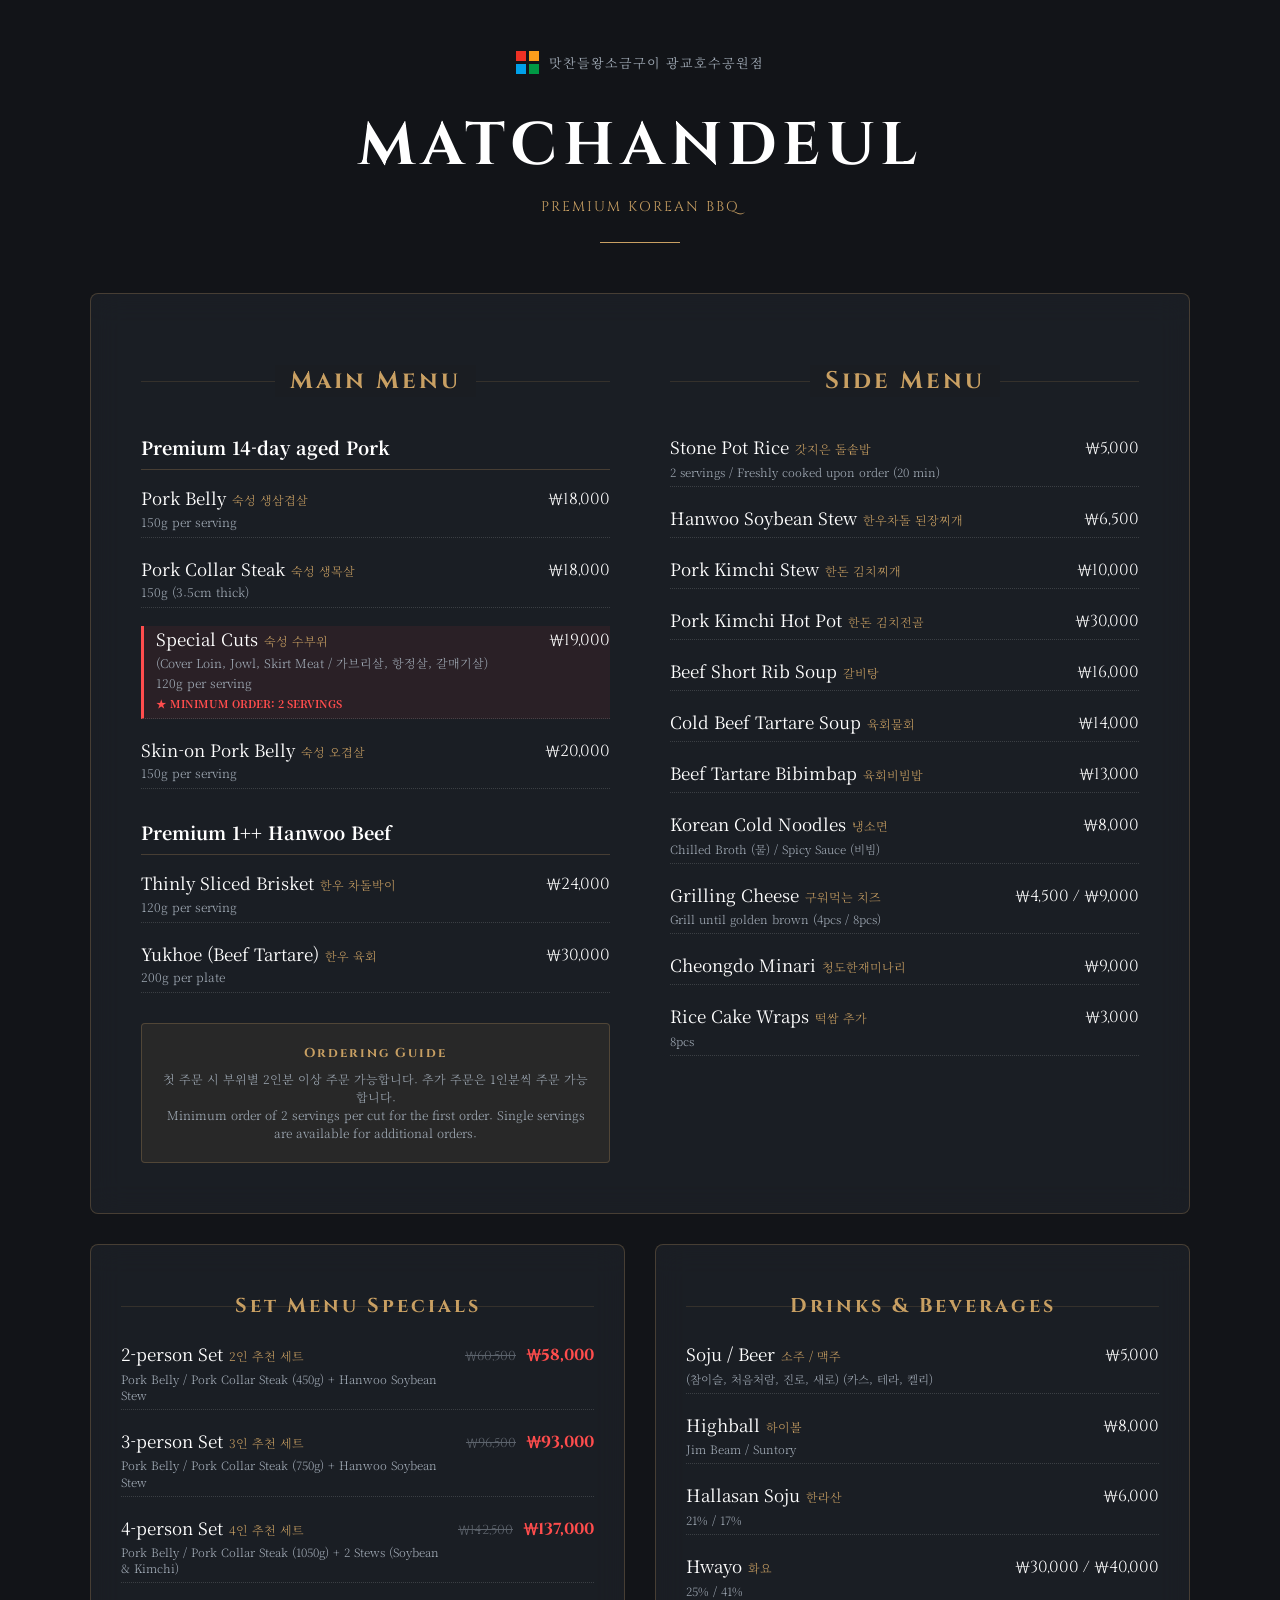
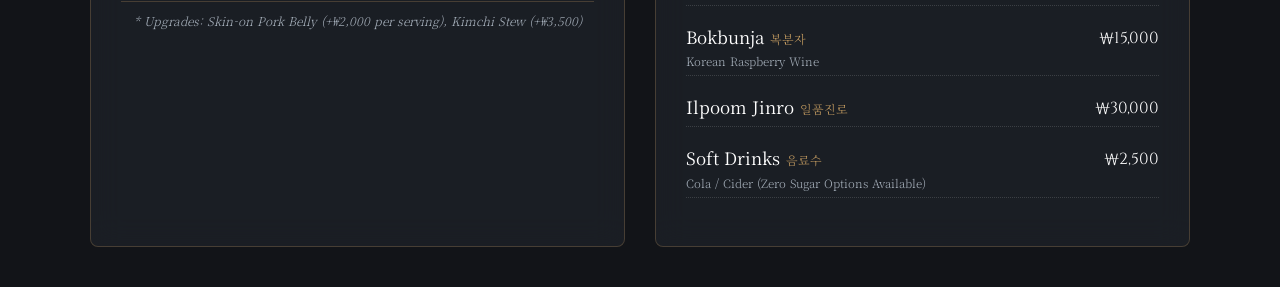
<file: index.html>
<!DOCTYPE html>
<html lang="ko">
<head>
    <meta charset="UTF-8">
    <meta name="viewport" content="width=device-width, initial-scale=1.0">
    <title>MATCHANDEUL | Premium BBQ</title>
    <link rel="stylesheet" href="style.css">
    <link href="https://fonts.googleapis.com/css2?family=Cinzel:wght@400;700&family=Noto+Serif+KR:wght@300;400;700&display=swap" rel="stylesheet">
</head>
<body>

<div class="luxury-container">
    <header class="main-header">
        <div class="header-top">
            <div class="logo-group">
                <span class="sq red"></span><span class="sq orange"></span>
                <span class="sq blue"></span><span class="sq green"></span>
            </div>
            <p class="brand-korean">맛찬들왕소금구이 광교호수공원점</p>
        </div>
        <h1>MATCHANDEUL</h1>
        <p class="tagline">PREMIUM KOREAN BBQ</p>
        <div class="accent-line"></div>
    </header>

    <main class="menu-board glass-effect">
        <section class="menu-section">
            <h2 class="section-title"><span>Main Menu</span></h2>
            
            <div class="category-block">
                <h3 class="category-name">Premium 14-day aged Pork</h3>
                <div class="menu-item">
                    <div class="item-info">
                        <span class="name">Pork Belly <small>숙성 생삼겹살</small></span>
                        <span class="desc">150g per serving</span>
                    </div>
                    <span class="price">₩18,000</span>
                </div>
                <div class="menu-item">
                    <div class="item-info">
                        <span class="name">Pork Collar Steak <small>숙성 생목살</small></span>
                        <span class="desc">150g (3.5cm thick)</span>
                    </div>
                    <span class="price">₩18,000</span>
                </div>
                <div class="menu-item special-highlight">
                    <div class="item-info">
                        <span class="name">Special Cuts <small>숙성 수부위</small></span>
                        <span class="desc">(Cover Loin, Jowl, Skirt Meat / 가브리살, 항정살, 갈매기살)</span>
                        <span class="desc">120g per serving</span>
                        <span class="order-notice">★ MINIMUM ORDER: 2 SERVINGS</span>
                    </div>
                    <span class="price">₩19,000</span>
                </div>
                <div class="menu-item">
                    <div class="item-info">
                        <span class="name">Skin-on Pork Belly <small>숙성 오겹살</small></span>
                        <span class="desc">150g per serving</span>
                    </div>
                    <span class="price">₩20,000</span>
                </div>
            </div>

            <div class="category-block">
                <h3 class="category-name">Premium 1++ Hanwoo Beef</h3>
                <div class="menu-item">
                    <div class="item-info">
                        <span class="name">Thinly Sliced Brisket <small>한우 차돌박이</small></span>
                        <span class="desc">120g per serving</span>
                    </div>
                    <span class="price">₩24,000</span>
                </div>
                <div class="menu-item">
                    <div class="item-info">
                        <span class="name">Yukhoe (Beef Tartare) <small>한우 육회</small></span>
                        <span class="desc">200g per plate</span>
                    </div>
                    <span class="price">₩30,000</span>
                </div>
            </div>

            <div class="ordering-guide-v2">
                <span class="guide-title">Ordering Guide</span>
                <p>첫 주문 시 부위별 2인분 이상 주문 가능합니다. 추가 주문은 1인분씩 주문 가능합니다.<br>
                Minimum order of 2 servings per cut for the first order. Single servings are available for additional orders.</p>
            </div>
        </section>

        <section class="menu-section">
            <h2 class="section-title"><span>Side Menu</span></h2>
            <div class="side-list">
                <div class="menu-item">
                    <div class="item-info">
                        <span class="name">Stone Pot Rice <small>갓지은 돌솥밥 </small></span>
                        <span class="sub-desc">2 servings / Freshly cooked upon order (20 min)</span>
                    </div>
                    <span class="price">₩5,000</span>
                </div>
                <div class="menu-item">
                    <div class="item-info"><span class="name">Hanwoo Soybean Stew <small>한우차돌 된장찌개</small></span></div>
                    <span class="price">₩6,500</span>
                </div>
                <div class="menu-item">
                    <div class="item-info"><span class="name">Pork Kimchi Stew <small>한돈 김치찌개</small></span></div>
                    <span class="price">₩10,000</span>
                </div>
                <div class="menu-item">
                    <div class="item-info"><span class="name">Pork Kimchi Hot Pot <small>한돈 김치전골</small></span></div>
                    <span class="price">₩30,000</span>
                </div>
                <div class="menu-item">
                    <div class="item-info"><span class="name">Beef Short Rib Soup <small>갈비탕</small></span></div>
                    <span class="price">₩16,000</span>
                </div>
                <div class="menu-item">
                    <div class="item-info"><span class="name">Cold Beef Tartare Soup <small>육회물회</small></span></div>
                    <span class="price">₩14,000</span>
                </div>
                <div class="menu-item">
                    <div class="item-info"><span class="name">Beef Tartare Bibimbap <small>육회비빔밥</small></span></div>
                    <span class="price">₩13,000</span>
                </div>
                <div class="menu-item">
                    <div class="item-info">
                        <span class="name">Korean Cold Noodles <small>냉소면</small></span>
                        <span class="sub-desc">Chilled Broth (물) / Spicy Sauce (비빔)</span>
                    </div>
                    <span class="price">₩8,000</span>
                </div>
                <div class="menu-item">
                    <div class="item-info">
                        <span class="name">Grilling Cheese <small>구워먹는 치즈</small></span>
                        <span class="sub-desc">Grill until golden brown (4pcs / 8pcs)</4pcs></span>
                    </div>
                    <span class="price">₩4,500 / ₩9,000</span>
                </div>
                <div class="menu-item">
                    <div class="item-info">
                        <span class="name">Cheongdo Minari <small>청도한재미나리</small></span>
                    </div>
                    <span class="price">₩9,000</span>
                </div>
                <div class="menu-item">
                    <div class="item-info">
                        <span class="name">Rice Cake Wraps <small>떡쌈 추가</small></span>
                        <span class="sub-desc">8pcs</span>
                    </div>
                    <span class="price">₩3,000</span>
                </div>
            </div>
        </section>
    </main>

    <div class="bottom-area">
        <section class="highlight-card glass-effect">
            <h2 class="section-title minimal">Set Menu Specials</h2>
            <div class="set-list">
                <div class="menu-item">
                    <div class="item-info">
                        <span class="name">2-person Set <small>2인 추천 세트</small></span>
                        <span class="sub-desc">Pork Belly / Pork Collar Steak (450g) + Hanwoo Soybean Stew</span>
                    </div>
                    <span class="price"><del>₩60,500</del> <span class="accent">₩58,000</span></span>
                </div>
                <div class="menu-item">
                    <div class="item-info">
                        <span class="name">3-person Set <small>3인 추천 세트</small></span>
                        <span class="sub-desc">Pork Belly / Pork Collar Steak (750g) + Hanwoo Soybean Stew</span>
                    </div>
                    <span class="price"><del>₩96,500</del> <span class="accent">₩93,000</span></span>
                </div>
                <div class="menu-item">
                    <div class="item-info">
                        <span class="name">4-person Set <small>4인 추천 세트</small></span>
                        <span class="sub-desc">Pork Belly / Pork Collar Steak (1050g) + 2 Stews (Soybean & Kimchi)</span>
                    </div>
                    <span class="price"><del>₩142,500</del> <span class="accent">₩137,000</span></span>
                </div>
                <p class="upgrade-info">* Upgrades: Skin-on Pork Belly (+₩2,000 per serving), Kimchi Stew (+₩3,500)</p>
            </div>
        </section>

        <section class="highlight-card glass-effect">
            <h2 class="section-title minimal">Drinks & Beverages</h2>
            <div class="drink-list">
                <div class="menu-item">
                    <div class="item-info"><span class="name">Soju / Beer <small>소주 / 맥주</small></span>
                    <span class="sub-desc">(참이슬, 처음처람, 진로, 새로) (카스, 테라, 켈리)</span></div>
    
                    <span class="price">₩5,000</span>
                </div>
                <div class="menu-item">
                    <div class="item-info">
                        <span class="name">Highball <small>하이볼</small></span>
                        <span class="sub-desc">Jim Beam / Suntory</span>
                    </div>
                    <span class="price">₩8,000</span>
                </div>
                <div class="menu-item">
                    <div class="item-info">
                        <span class="name">Hallasan Soju <small>한라산</small></span>
                        <span class="sub-desc">21% / 17%</span>
                    </div>
                    <span class="price">₩6,000</span>
                </div>
                <div class="menu-item">
                    <div class="item-info">
                        <span class="name">Hwayo <small>화요</small></span>
                        <span class="sub-desc">25% / 41%</span>
                    </div>
                    <span class="price">₩30,000 / ₩40,000</span>
                </div>
                <div class="menu-item">
                    <div class="item-info">
                        <span class="name">Bokbunja <small>복분자</small></span>
                        <span class="sub-desc">Korean Raspberry Wine</span>
                    </div>
                    <span class="price">₩15,000</span>
                </div>
                <div class="menu-item">
                    <div class="item-info">
                        <span class="name">Ilpoom Jinro <small>일품진로</small></span>
                    </div>
                    <span class="price">₩30,000</span>
                </div>
                <div class="menu-item">
                    <div class="item-info"><span class="name">Soft Drinks <small>음료수</small></span>
                    <span class="sub-desc">Cola / Cider (Zero Sugar Options Available)</span>
                    </div>
                    <span class="price">₩2,500</span>
                </div>
            </div>
        </section>
    </div>
</div>

</body>
</html>
</file>
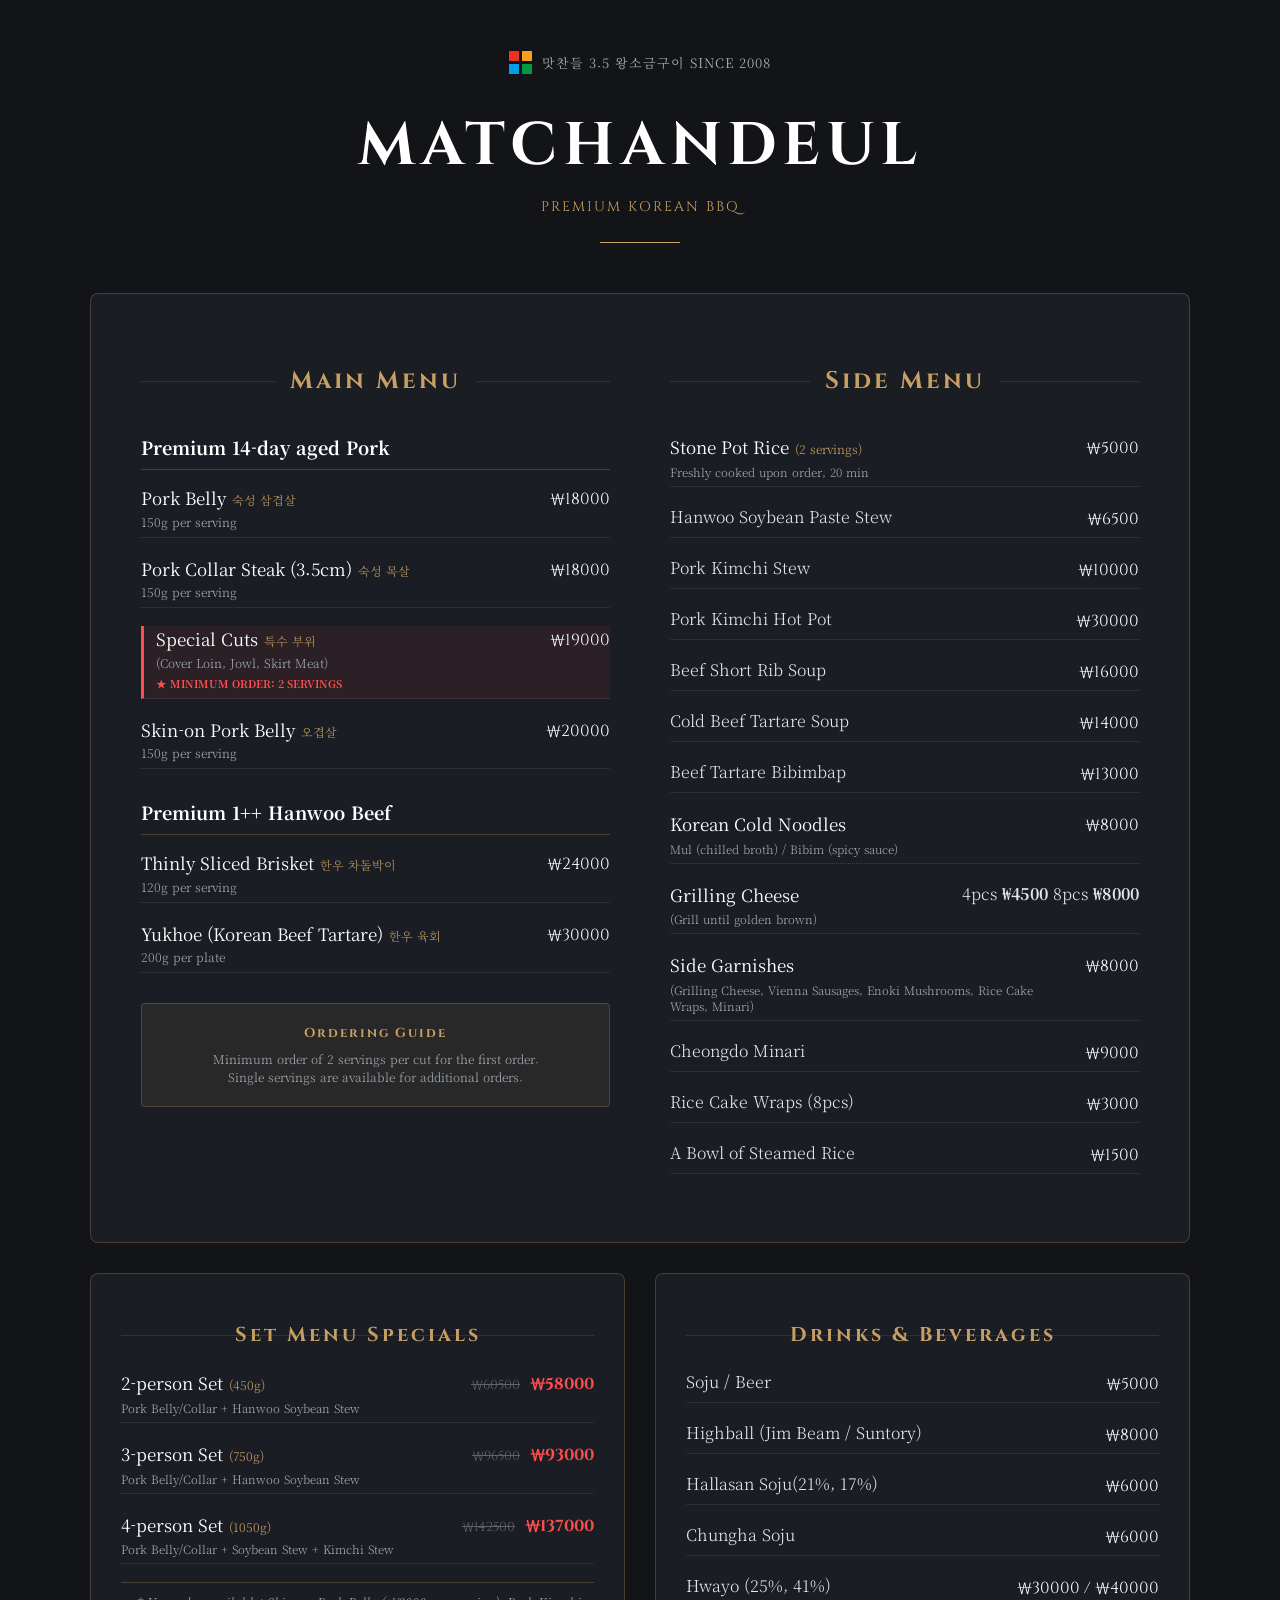
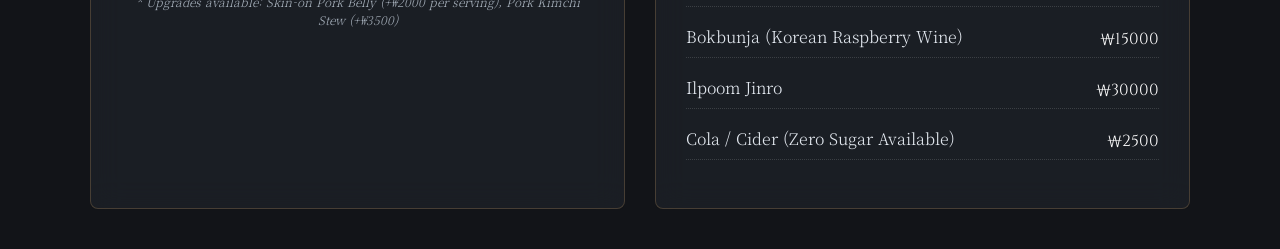
<file: english_menu.html>
<!DOCTYPE html>
<html lang="ko">
<head>
    <meta charset="UTF-8">
    <meta name="viewport" content="width=device-width, initial-scale=1.0">
    <title>MATCHANDEUL | Premium BBQ</title>
    <link rel="stylesheet" href="style.css">
    <link href="https://fonts.googleapis.com/css2?family=Cinzel:wght@400;700&family=Noto+Serif+KR:wght@300;400;700&display=swap" rel="stylesheet">
</head>
<body>

<div class="luxury-container">
    <header class="main-header">
        <div class="header-top">
            <div class="logo-group">
                <span class="sq red"></span><span class="sq orange"></span>
                <span class="sq blue"></span><span class="sq green"></span>
            </div>
            <p class="brand-korean">맛찬들 3.5 왕소금구이 SINCE 2008</p>
        </div>
        <h1>MATCHANDEUL</h1>
        <p class="tagline">PREMIUM KOREAN BBQ</p>
        <div class="accent-line"></div>
    </header>

    <main class="menu-board glass-effect">
        <section class="menu-section">
            <h2 class="section-title"><span>Main Menu</span></h2>
            
            <div class="category-block">
                <h3 class="category-name">Premium 14-day aged Pork</h3>
                <div class="menu-item">
                    <div class="item-info">
                        <span class="name">Pork Belly <small>숙성 삼겹살</small></span>
                        <span class="desc">150g per serving</span>
                    </div>
                    <span class="price">₩18000</span>
                </div>
                <div class="menu-item">
                    <div class="item-info">
                        <span class="name">Pork Collar Steak (3.5cm) <small>숙성 목살</small></span>
                        <span class="desc">150g per serving</span>
                    </div>
                    <span class="price">₩18000</span>
                </div>
                <div class="menu-item special-highlight">
                    <div class="item-info">
                        <span class="name">Special Cuts <small>특수 부위</small></span>
                        <span class="desc">(Cover Loin, Jowl, Skirt Meat)</span>
                        <span class="order-notice">★ MINIMUM ORDER: 2 SERVINGS</span>
                    </div>
                    <span class="price">₩19000</span>
                </div>
                <div class="menu-item">
                    <div class="item-info">
                        <span class="name">Skin-on Pork Belly <small>오겹살</small></span>
                        <span class="desc">150g per serving</span>
                    </div>
                    <span class="price">₩20000</span>
                </div>
            </div>

            <div class="category-block">
                <h3 class="category-name">Premium 1++ Hanwoo Beef</h3>
                <div class="menu-item">
                    <div class="item-info">
                        <span class="name">Thinly Sliced Brisket <small>한우 차돌박이</small></span>
                        <span class="desc">120g per serving</span>
                    </div>
                    <span class="price">₩24000</span>
                </div>
                <div class="menu-item">
                    <div class="item-info">
                        <span class="name">Yukhoe (Korean Beef Tartare) <small>한우 육회</small></span>
                        <span class="desc">200g per plate</span>
                    </div>
                    <span class="price">₩30000</span>
                </div>
            </div>

            <div class="ordering-guide-v2">
                <span class="guide-title">Ordering Guide</span>
                <p>Minimum order of 2 servings per cut for the first order.<br>
                Single servings are available for additional orders.</p>
            </div>
        </section>

        <section class="menu-section">
            <h2 class="section-title"><span>Side Menu</span></h2>
            <div class="side-list">
                <div class="menu-item stacked">
                    <div class="item-info">
                        <span class="name">Stone Pot Rice <small>(2 servings)</small></span>
                        <span class="sub-desc italic">Freshly cooked upon order, 20 min</span>
                    </div>
                    <span class="price">₩5000</span>
                </div>
                <div class="menu-item"><span>Hanwoo Soybean Paste Stew</span><span class="price">₩6500</span></div>
                <div class="menu-item"><span>Pork Kimchi Stew</span><span class="price">₩10000</span></div>
                <div class="menu-item"><span>Pork Kimchi Hot Pot</span><span class="price">₩30000</span></div>
                <div class="menu-item"><span>Beef Short Rib Soup</span><span class="price">₩16000</span></div>
                <div class="menu-item"><span>Cold Beef Tartare Soup</span><span class="price">₩14000</span></div>
                <div class="menu-item"><span>Beef Tartare Bibimbap</span><span class="price">₩13000</span></div>
                <div class="menu-item stacked">
                    <div class="item-info">
                        <span class="name">Korean Cold Noodles</span>
                        <span class="sub-desc">Mul (chilled broth) / Bibim (spicy sauce)</span>
                    </div>
                    <span class="price">₩8000</span>
                </div>
                <div class="menu-item prices-grid">
                    <div class="item-info">
                        <span class="name">Grilling Cheese</span>
                        <span class="sub-desc">(Grill until golden brown)</span>
                    </div>
                    <div class="price-stack">
                        <span>4pcs <strong>₩4500</strong></span>
                        <span>8pcs <strong>₩8000</strong></span>
                    </div>
                </div>
                <div class="menu-item stacked">
                    <div class="item-info">
                        <span class="name">Side Garnishes</span>
                        <span class="sub-desc">(Grilling Cheese, Vienna Sausages, Enoki Mushrooms, Rice Cake Wraps, Minari)</span>
                    </div>
                    <span class="price">₩8000</span>
                </div>
                <div class="menu-item"><span>Cheongdo Minari</span><span class="price">₩9000</span></div>
                <div class="menu-item"><span>Rice Cake Wraps (8pcs)</span><span class="price">₩3000</span></div>
                <div class="menu-item"><span>A Bowl of Steamed Rice</span><span class="price">₩1500</span></div>
            </div>
        </section>
    </main>

    <div class="bottom-area">
        <section class="highlight-card glass-effect">
            <h2 class="section-title minimal">Set Menu Specials</h2>
            <div class="set-list">
                <div class="menu-item">
                    <div class="item-info">
                        <span class="name">2-person Set <small>(450g)</small></span>
                        <span class="sub-desc">Pork Belly/Collar + Hanwoo Soybean Stew</span>
                    </div>
                    <span class="price"><del>₩60500</del> <span class="accent">₩58000</span></span>
                </div>
                <div class="menu-item">
                    <div class="item-info">
                        <span class="name">3-person Set <small>(750g)</small></span>
                        <span class="sub-desc">Pork Belly/Collar + Hanwoo Soybean Stew</span>
                    </div>
                    <span class="price"><del>₩96500</del> <span class="accent">₩93000</span></span>
                </div>
                <div class="menu-item">
                    <div class="item-info">
                        <span class="name">4-person Set <small>(1050g)</small></span>
                        <span class="sub-desc">Pork Belly/Collar + Soybean Stew + Kimchi Stew</span>
                    </div>
                    <span class="price"><del>₩142500</del> <span class="accent">₩137000</span></span>
                </div>
                <p class="upgrade-info">* Upgrades available: Skin-on Pork Belly (+₩2000 per serving), Pork Kimchi Stew (+₩3500)</p>
            </div>
        </section>

        <section class="highlight-card glass-effect">
            <h2 class="section-title minimal">Drinks & Beverages</h2>
            <div class="drink-list">
                <div class="menu-item"><span>Soju / Beer</span><span class="price">₩5000</span></div>
                <div class="menu-item"><span>Highball (Jim Beam / Suntory)</span><span class="price">₩8000</span></div>
                <div class="menu-item"><span>Hallasan Soju(21%, 17%)</span><span class="price">₩6000</span></div>
                <div class="menu-item"><span>Chungha Soju</span><span class="price">₩6000</span></div>
                <div class="menu-item"><span>Hwayo (25%, 41%)</span><span class="price">₩30000 / ₩40000</span></div>
                <div class="menu-item"><span>Bokbunja (Korean Raspberry Wine)</span><span class="price">₩15000</span></div>
                <div class="menu-item"><span>Ilpoom Jinro</span><span class="price">₩30000</span></div>
                <div class="menu-item"><span>Cola / Cider (Zero Sugar Available)</span><span class="price">₩2500</span></div>
            </div>
        </section>
    </div>
</div>

</body>
</html>
</file>
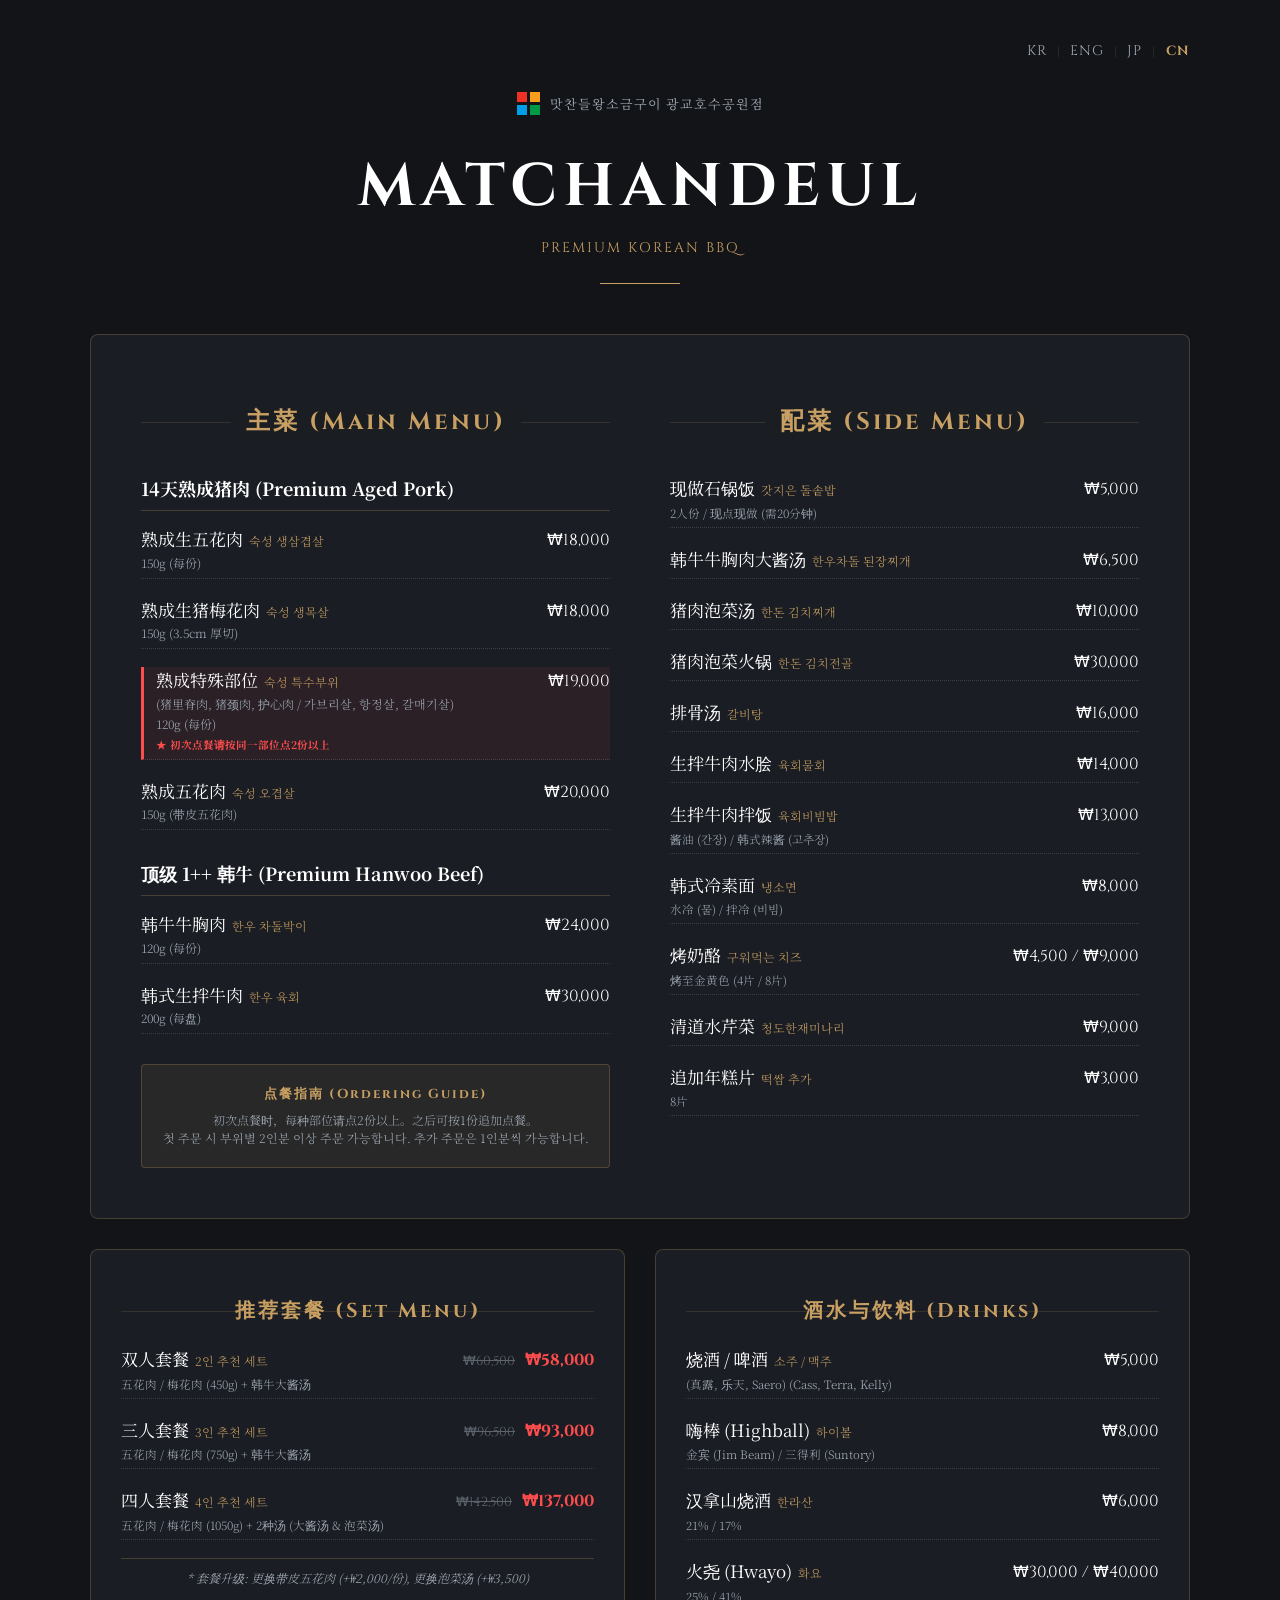
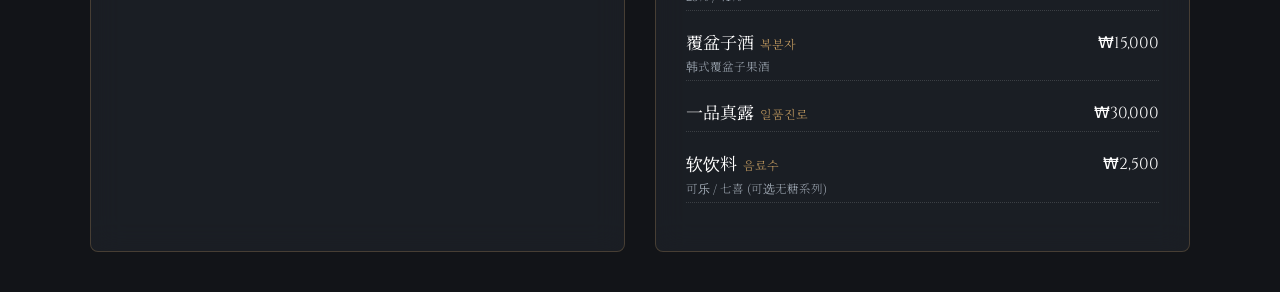
<file: index-cn.html>
<!DOCTYPE html>
<html lang="zh">
<head>
    <meta charset="UTF-8">
    <meta name="viewport" content="width=device-width, initial-scale=1.0">
    <title>MATCHANDEUL | Premium BBQ</title>
    <link rel="stylesheet" href="cn_style.css">
    <!-- 중국어 및 한국어 폰트 로드 -->
    <link href="https://fonts.googleapis.com/css2?family=Cinzel:wght@400;700&family=Noto+Serif+SC:wght@300;400;700&family=Noto+Serif+KR:wght@300;400;700&display=swap" rel="stylesheet">
</head>
<body>

<div class="luxury-container">
    <!-- 언어 선택 버튼 -->
    <div class="language-selector">
        <a href="index-kr.html" class="lang-btn">KR</a>
        <span class="divider">|</span>
        <a href="index.html" class="lang-btn">ENG</a>
        <span class="divider">|</span>
        <a href="index-jp.html" class="lang-btn">JP</a>
        <span class="divider">|</span>
        <a href="index-cn.html" class="lang-btn active">CN</a>
    </div>

    <header class="main-header">
        <div class="header-top">
            <div class="logo-group">
                <span class="sq red"></span><span class="sq orange"></span>
                <span class="sq blue"></span><span class="sq green"></span>
            </div>
            <p class="brand-korean">맛찬들왕소금구이 광교호수공원점</p>
        </div>
        <h1>MATCHANDEUL</h1>
        <p class="tagline">PREMIUM KOREAN BBQ</p>
        <div class="accent-line"></div>
    </header>

    <main class="menu-board glass-effect">
        <section class="menu-section">
            <h2 class="section-title"><span>主菜 (Main Menu)</span></h2>
            
            <div class="category-block">
                <h3 class="category-name">14天熟成猪肉 (Premium Aged Pork)</h3>
                <div class="menu-item">
                    <div class="item-info">
                        <span class="name">熟成生五花肉 <small>숙성 생삼겹살</small></span>
                        <span class="desc">150g (每份)</span>
                    </div>
                    <span class="price">₩18,000</span>
                </div>
                <div class="menu-item">
                    <div class="item-info">
                        <span class="name">熟成生猪梅花肉 <small>숙성 생목살</small></span>
                        <span class="desc">150g (3.5cm 厚切)</span>
                    </div>
                    <span class="price">₩18,000</span>
                </div>
                <div class="menu-item special-highlight">
                    <div class="item-info">
                        <span class="name">熟成特殊部位 <small>숙성 특수부위</small></span>
                        <span class="desc">(猪里脊肉, 猪颈肉, 护心肉 / 가브리살, 항정살, 갈매기살)</span>
                        <span class="desc">120g (每份)</span>
                        <span class="order-notice">★ 初次点餐请按同一部位点2份以上</span>
                    </div>
                    <span class="price">₩19,000</span>
                </div>
                <div class="menu-item">
                    <div class="item-info">
                        <span class="name">熟成五花肉 <small>숙성 오겹살</small></span>
                        <span class="desc">150g (带皮五花肉)</span>
                    </div>
                    <span class="price">₩20,000</span>
                </div>
            </div>

            <div class="category-block">
                <h3 class="category-name">顶级 1++ 韩牛 (Premium Hanwoo Beef)</h3>
                <div class="menu-item">
                    <div class="item-info">
                        <span class="name">韩牛牛胸肉 <small>한우 차돌박이</small></span>
                        <span class="desc">120g (每份)</span>
                    </div>
                    <span class="price">₩24,000</span>
                </div>
                <div class="menu-item">
                    <div class="item-info">
                        <span class="name">韩式生拌牛肉 <small>한우 육회</small></span>
                        <span class="desc">200g (每盘)</span>
                    </div>
                    <span class="price">₩30,000</span>
                </div>
            </div>

            <div class="ordering-guide-v2">
                <span class="guide-title">点餐指南 (Ordering Guide)</span>
                <p>初次点餐时，每种部位请点2份以上。之后可按1份追加点餐。<br>
                첫 주문 시 부위별 2인분 이상 주문 가능합니다. 추가 주문은 1인분씩 가능합니다.</p>
            </div>
        </section>

        <section class="menu-section">
            <h2 class="section-title"><span>配菜 (Side Menu)</span></h2>
            <div class="side-list">
                <div class="menu-item">
                    <div class="item-info">
                        <span class="name">现做石锅饭 <small>갓지은 돌솥밥</small></span>
                        <span class="sub-desc">2人份 / 现点现做 (需20分钟)</span>
                    </div>
                    <span class="price">₩5,000</span>
                </div>
                <div class="menu-item">
                    <div class="item-info"><span class="name">韩牛牛胸肉大酱汤 <small>한우차돌 된장찌개</small></span></div>
                    <span class="price">₩6,500</span>
                </div>
                <div class="menu-item">
                    <div class="item-info"><span class="name">猪肉泡菜汤 <small>한돈 김치찌개</small></span></div>
                    <span class="price">₩10,000</span>
                </div>
                <div class="menu-item">
                    <div class="item-info"><span class="name">猪肉泡菜火锅 <small>한돈 김치전골</small></span></div>
                    <span class="price">₩30,000</span>
                </div>
                <div class="menu-item">
                    <div class="item-info"><span class="name">排骨汤 <small>갈비탕</small></span></div>
                    <span class="price">₩16,000</span>
                </div>
                <div class="menu-item">
                    <div class="item-info"><span class="name">生拌牛肉水脍 <small>육회물회</small></span></div>
                    <span class="price">₩14,000</span>
                </div>
                <div class="menu-item">
                    <div class="item-info"><span class="name">生拌牛肉拌饭 <small>육회비빔밥</small></span>
                    <span class="sub-desc">酱油 (간장) / 韩式辣酱 (고추장)</span></div>
                    <span class="price">₩13,000</span>
                </div>
                <div class="menu-item">
                    <div class="item-info">
                        <span class="name">韩式冷素面 <small>냉소면</small></span>
                        <span class="sub-desc">水冷 (물) / 拌冷 (비빔)</span>
                    </div>
                    <span class="price">₩8,000</span>
                </div>
                <div class="menu-item">
                    <div class="item-info">
                        <span class="name">烤奶酪 <small>구워먹는 치즈</small></span>
                        <span class="sub-desc">烤至金黄色 (4片 / 8片)</span>
                    </div>
                    <span class="price">₩4,500 / ₩9,000</span>
                </div>
                <div class="menu-item">
                    <div class="item-info">
                        <span class="name">清道水芹菜 <small>청도한재미나리</small></span>
                    </div>
                    <span class="price">₩9,000</span>
                </div>
                <div class="menu-item">
                    <div class="item-info">
                        <span class="name">追加年糕片 <small>떡쌈 추가</small></span>
                        <span class="sub-desc">8片</span>
                    </div>
                    <span class="price">₩3,000</span>
                </div>
            </div>
        </section>
    </main>

    <div class="bottom-area">
        <section class="highlight-card glass-effect">
            <h2 class="section-title minimal">推荐套餐 (Set Menu)</h2>
            <div class="set-list">
                <div class="menu-item">
                    <div class="item-info">
                        <span class="name">双人套餐 <small>2인 추천 세트</small></span>
                        <span class="sub-desc">五花肉 / 梅花肉 (450g) + 韩牛大酱汤</span>
                    </div>
                    <span class="price"><del>₩60,500</del> <span class="accent">₩58,000</span></span>
                </div>
                <div class="menu-item">
                    <div class="item-info">
                        <span class="name">三人套餐 <small>3인 추천 세트</small></span>
                        <span class="sub-desc">五花肉 / 梅花肉 (750g) + 韩牛大酱汤</span>
                    </div>
                    <span class="price"><del>₩96,500</del> <span class="accent">₩93,000</span></span>
                </div>
                <div class="menu-item">
                    <div class="item-info">
                        <span class="name">四人套餐 <small>4인 추천 세트</small></span>
                        <span class="sub-desc">五花肉 / 梅花肉 (1050g) + 2种汤 (大酱汤 & 泡菜汤)</span>
                    </div>
                    <span class="price"><del>₩142,500</del> <span class="accent">₩137,000</span></span>
                </div>
                <p class="upgrade-info">* 套餐升级: 更换带皮五花肉 (+₩2,000/份), 更换泡菜汤 (+₩3,500)</p>
            </div>
        </section>

        <section class="highlight-card glass-effect">
            <h2 class="section-title minimal">酒水与饮料 (Drinks)</h2>
            <div class="drink-list">
                <div class="menu-item">
                    <div class="item-info"><span class="name">烧酒 / 啤酒 <small>소주 / 맥주</small></span>
                    <span class="sub-desc">(真露, 乐天, Saero) (Cass, Terra, Kelly)</span></div>
                    <span class="price">₩5,000</span>
                </div>
                <div class="menu-item">
                    <div class="item-info">
                        <span class="name">嗨棒 (Highball) <small>하이볼</small></span>
                        <span class="sub-desc">金宾 (Jim Beam) / 三得利 (Suntory)</span>
                    </div>
                    <span class="price">₩8,000</span>
                </div>
                <div class="menu-item">
                    <div class="item-info">
                        <span class="name">汉拿山烧酒 <small>한라산</small></span>
                        <span class="sub-desc">21% / 17%</span>
                    </div>
                    <span class="price">₩6,000</span>
                </div>
                <div class="menu-item">
                    <div class="item-info">
                        <span class="name">火尧 (Hwayo) <small>화요</small></span>
                        <span class="sub-desc">25% / 41%</span>
                    </div>
                    <span class="price">₩30,000 / ₩40,000</span>
                </div>
                <div class="menu-item">
                    <div class="item-info">
                        <span class="name">覆盆子酒 <small>복분자</small></span>
                        <span class="sub-desc">韩式覆盆子果酒</span>
                    </div>
                    <span class="price">₩15,000</span>
                </div>
                <div class="menu-item">
                    <div class="item-info">
                        <span class="name">一品真露 <small>일품진로</small></span>
                    </div>
                    <span class="price">₩30,000</span>
                </div>
                <div class="menu-item">
                    <div class="item-info"><span class="name">软饮料 <small>음료수</small></span>
                    <span class="sub-desc">可乐 / 七喜 (可选无糖系列)</span>
                    </div>
                    <span class="price">₩2,500</span>
                </div>
            </div>
        </section>
    </div>
</div>

</body>
</html>
</file>
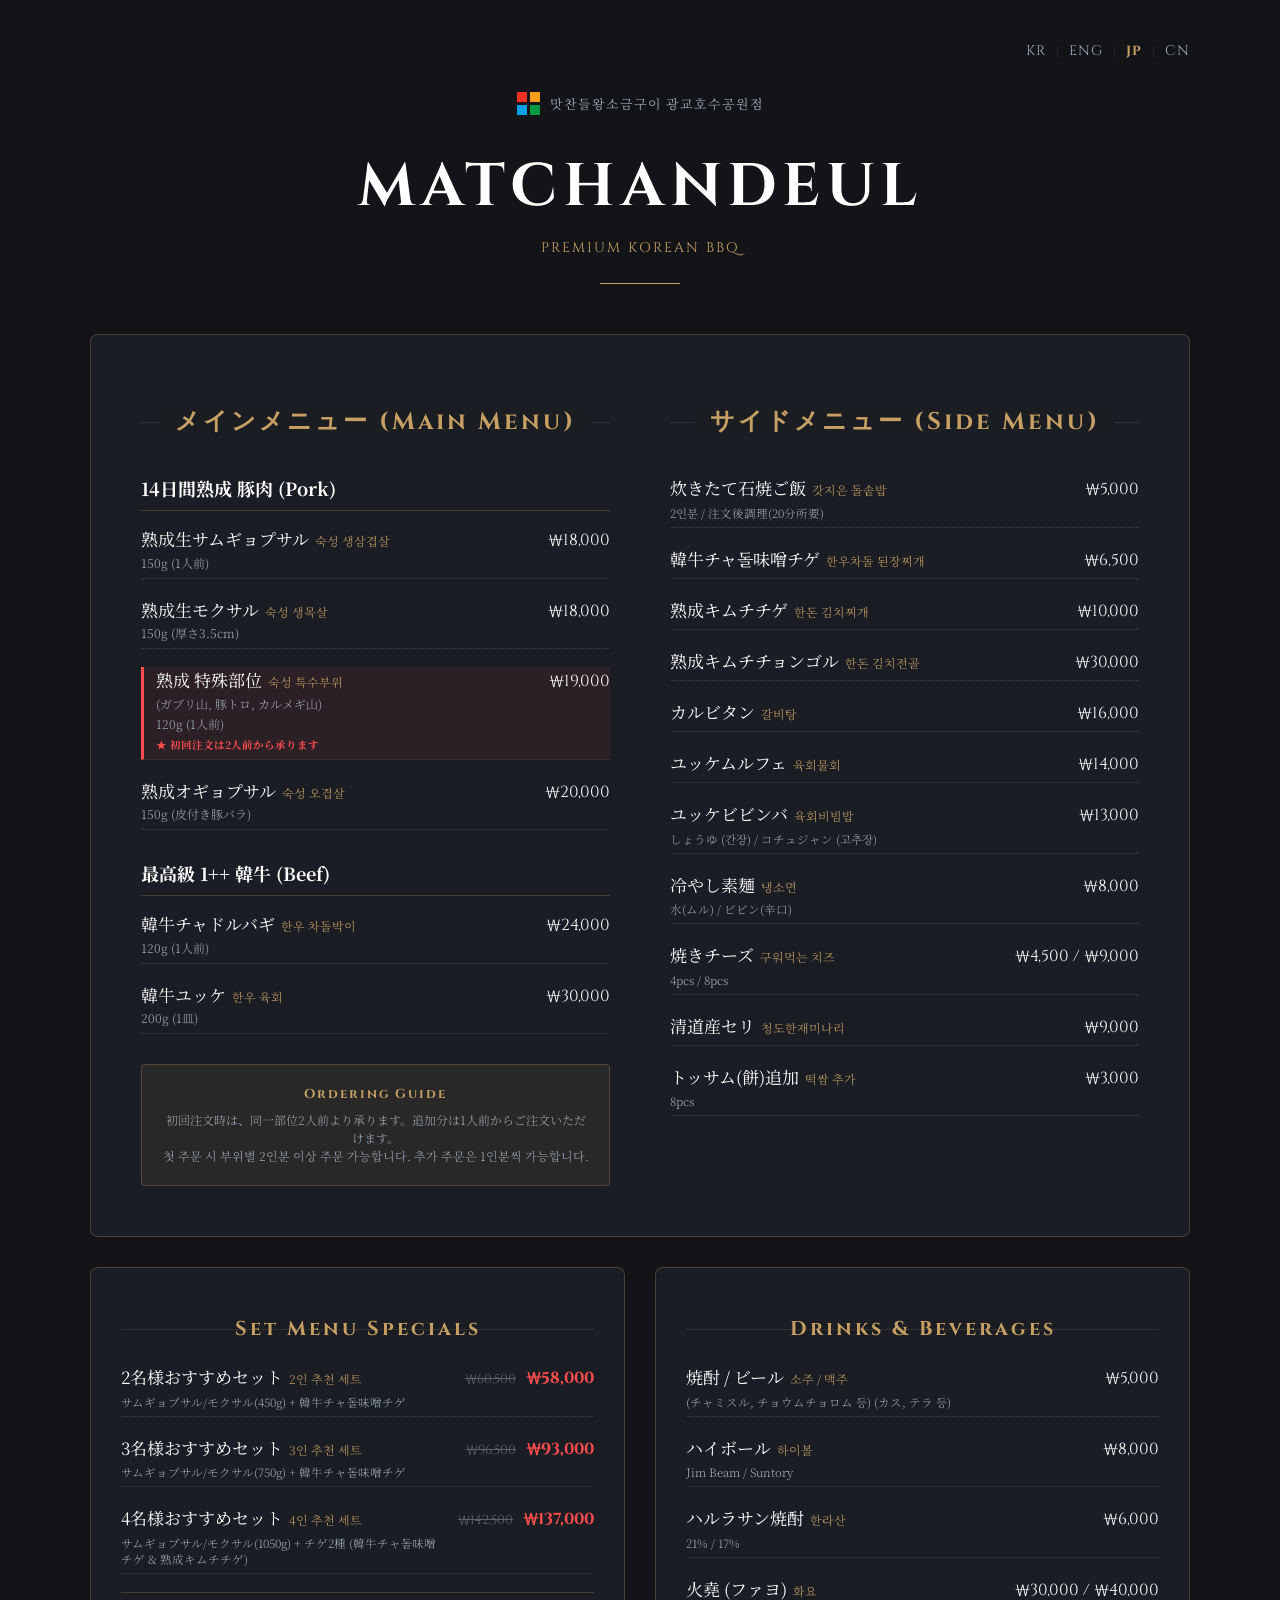
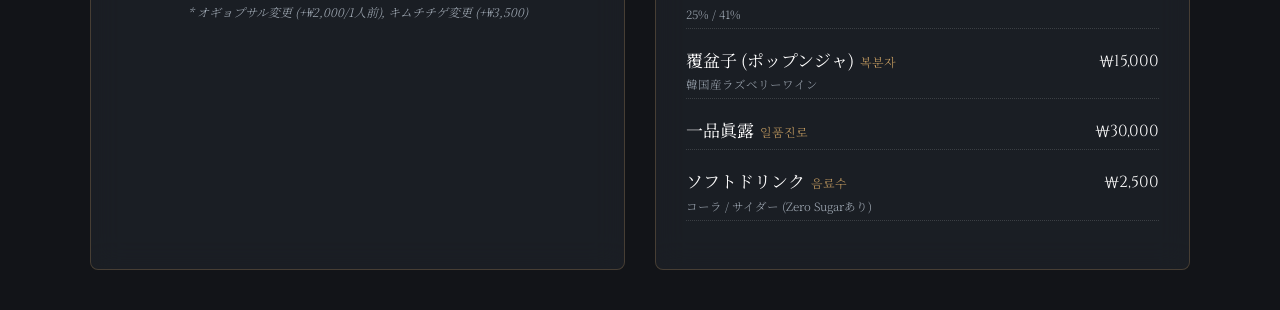
<file: index-jp.html>
<!DOCTYPE html>
<html lang="ja">
<head>
    <meta charset="UTF-8">
    <meta name="viewport" content="width=device-width, initial-scale=1.0">
    <title>MATCHANDEUL | Premium BBQ</title>
    <link rel="stylesheet" href="jp_style.css">
    <link href="https://fonts.googleapis.com/css2?family=Cinzel:wght@400;700&family=Noto+Serif+JP:wght@300;400;700&family=Noto+Serif+KR:wght@300;400;700&display=swap" rel="stylesheet">
</head>
<body>

<div class="luxury-container">
    <div class="language-selector">
        <a href="index-kr.html" class="lang-btn">KR</a>
        <span class="divider">|</span>
        <a href="index.html" class="lang-btn">ENG</a>
        <span class="divider">|</span>
        <a href="index-jp.html" class="lang-btn active">JP</a>
        <span class="divider">|</span>
        <a href="index-cn.html" class="lang-btn">CN</a>
    </div>
    <header class="main-header">
        <div class="header-top">
            <div class="logo-group">
                <span class="sq red"></span><span class="sq orange"></span>
                <span class="sq blue"></span><span class="sq green"></span>
            </div>
            <p class="brand-korean">맛찬들왕소금구이 광교호수공원점</p>
        </div>
        <h1>MATCHANDEUL</h1>
        <p class="tagline">PREMIUM KOREAN BBQ</p>
        <div class="accent-line"></div>
    </header>

    <main class="menu-board glass-effect">
        <section class="menu-section">
            <h2 class="section-title"><span>メインメニュー (Main Menu)</span></h2>
            
            <div class="category-block">
                <h3 class="category-name">14日間熟成 豚肉 (Pork)</h3>
                <div class="menu-item">
                    <div class="item-info">
                        <span class="name">熟成生サムギョプサル <small>숙성 생삼겹살</small></span>
                        <span class="desc">150g (1人前)</span>
                    </div>
                    <span class="price">₩18,000</span>
                </div>
                <div class="menu-item">
                    <div class="item-info">
                        <span class="name">熟成生モクサル <small>숙성 생목살</small></span>
                        <span class="desc">150g (厚さ3.5cm)</span>
                    </div>
                    <span class="price">₩18,000</span>
                </div>
                <div class="menu-item special-highlight">
                    <div class="item-info">
                        <span class="name">熟成 特殊部位 <small>숙성 특수부위</small></span>
                        <span class="desc">(ガブリ山, 豚トロ, カルメギ山)</span>
                        <span class="desc">120g (1人前)</span>
                        <span class="order-notice">★ 初回注文は2人前から承ります</span>
                    </div>
                    <span class="price">₩19,000</span>
                </div>
                <div class="menu-item">
                    <div class="item-info">
                        <span class="name">熟成オギョプサル <small>숙성 오겹살</small></span>
                        <span class="desc">150g (皮付き豚バラ)</span>
                    </div>
                    <span class="price">₩20,000</span>
                </div>
            </div>

            <div class="category-block">
                <h3 class="category-name">最高級 1++ 韓牛 (Beef)</h3>
                <div class="menu-item">
                    <div class="item-info">
                        <span class="name">韓牛チャドルバギ <small>한우 차돌박이</small></span>
                        <span class="desc">120g (1人前)</span>
                    </div>
                    <span class="price">₩24,000</span>
                </div>
                <div class="menu-item">
                    <div class="item-info">
                        <span class="name">韓牛ユッケ <small>한우 육회</small></span>
                        <span class="desc">200g (1皿)</span>
                    </div>
                    <span class="price">₩30,000</span>
                </div>
            </div>

            <div class="ordering-guide-v2">
                <span class="guide-title">Ordering Guide</span>
                <p>初回注文時は、同一部位2人前より承ります。追加分は1人前からご注文いただけます。<br>
                첫 주문 시 부위별 2인분 이상 주문 가능합니다. 추가 주문은 1인분씩 가능합니다.</p>
            </div>
        </section>

        <section class="menu-section">
            <h2 class="section-title"><span>サイドメニュー (Side Menu)</span></h2>
            <div class="side-list">
                <div class="menu-item">
                    <div class="item-info">
                        <span class="name">炊きたて石焼ご飯 <small>갓지은 돌솥밥</small></span>
                        <span class="sub-desc">2인분 / 注文後調理(20分所要)</span>
                    </div>
                    <span class="price">₩5,000</span>
                </div>
                <div class="menu-item">
                    <div class="item-info"><span class="name">韓牛チャ돌味噌チゲ <small>한우차돌 된장찌개</small></span></div>
                    <span class="price">₩6,500</span>
                </div>
                <div class="menu-item">
                    <div class="item-info"><span class="name">熟成キムチチゲ <small>한돈 김치찌개</small></span></div>
                    <span class="price">₩10,000</span>
                </div>
                <div class="menu-item">
                    <div class="item-info"><span class="name">熟成キムチチョンゴル <small>한돈 김치전골</small></span></div>
                    <span class="price">₩30,000</span>
                </div>
                <div class="menu-item">
                    <div class="item-info"><span class="name">カルビタン <small>갈비탕</small></span></div>
                    <span class="price">₩16,000</span>
                </div>
                <div class="menu-item">
                    <div class="item-info"><span class="name">ユッケムルフェ <small>육회물회</small></span></div>
                    <span class="price">₩14,000</span>
                </div>
                <div class="menu-item">
                    <div class="item-info"><span class="name">ユッケビビンバ <small>육회비빔밥</small></span>
                    <span class="sub-desc">しょうゆ (간장) / コチュジャン (고추장)</span></div>
                    <span class="price">₩13,000</span>
                </div>
                <div class="menu-item">
                    <div class="item-info">
                        <span class="name">冷やし素麺 <small>냉소면</small></span>
                        <span class="sub-desc">水(ムル) / ビビン(辛口)</span>
                    </div>
                    <span class="price">₩8,000</span>
                </div>
                <div class="menu-item">
                    <div class="item-info">
                        <span class="name">焼きチーズ <small>구워먹는 치즈</small></span>
                        <span class="sub-desc">4pcs / 8pcs</span>
                    </div>
                    <span class="price">₩4,500 / ₩9,000</span>
                </div>
                <div class="menu-item">
                    <div class="item-info">
                        <span class="name">清道産セリ <small>청도한재미나리</small></span>
                    </div>
                    <span class="price">₩9,000</span>
                </div>
                <div class="menu-item">
                    <div class="item-info">
                        <span class="name">トッサム(餅)追加 <small>떡쌈 추가</small></span>
                        <span class="sub-desc">8pcs</span>
                    </div>
                    <span class="price">₩3,000</span>
                </div>
            </div>
        </section>
    </main>

    <div class="bottom-area">
        <section class="highlight-card glass-effect">
            <h2 class="section-title minimal">Set Menu Specials</h2>
            <div class="set-list">
                <div class="menu-item">
                    <div class="item-info">
                        <span class="name">2名様おすすめセット <small>2인 추천 세트</small></span>
                        <span class="sub-desc">サムギョプサル/モクサル(450g) + 韓牛チャ돌味噌チゲ</span>
                    </div>
                    <span class="price"><del>₩60,500</del> <span class="accent">₩58,000</span></span>
                </div>
                <div class="menu-item">
                    <div class="item-info">
                        <span class="name">3名様おすすめセット <small>3인 추천 세트</small></span>
                        <span class="sub-desc">サムギョプサル/モクサル(750g) + 韓牛チャ돌味噌チゲ</span>
                    </div>
                    <span class="price"><del>₩96,500</del> <span class="accent">₩93,000</span></span>
                </div>
                <div class="menu-item">
                    <div class="item-info">
                        <span class="name">4名様おすすめセット <small>4인 추천 세트</small></span>
                        <span class="sub-desc">サムギョプサル/モクサル(1050g) + チゲ2種 (韓牛チャ돌味噌チゲ & 熟成キムチチゲ)</span>
                    </div>
                    <span class="price"><del>₩142,500</del> <span class="accent">₩137,000</span></span>
                </div>
                <p class="upgrade-info">* オギョプサル変更 (+₩2,000/1人前), キムチチゲ変更 (+₩3,500)</p>
            </div>
        </section>

        <section class="highlight-card glass-effect">
            <h2 class="section-title minimal">Drinks & Beverages</h2>
            <div class="drink-list">
                <div class="menu-item">
                    <div class="item-info">
                        <span class="name">焼酎 / ビール <small>소주 / 맥주</small></span>
                        <span class="sub-desc">(チャミスル, チョウムチョロム 등) (カス, テラ 등)</span>
                    </div>
                    <span class="price">₩5,000</span>
                </div>
                <div class="menu-item">
                    <div class="item-info">
                        <span class="name">ハイボール <small>하이볼</small></span>
                        <span class="sub-desc">Jim Beam / Suntory</span>
                    </div>
                    <span class="price">₩8,000</span>
                </div>
                <div class="menu-item">
                    <div class="item-info">
                        <span class="name">ハルラサン焼酎 <small>한라산</small></span>
                        <span class="sub-desc">21% / 17%</span>
                    </div>
                    <span class="price">₩6,000</span>
                </div>
                <div class="menu-item">
                    <div class="item-info">
                        <span class="name">火堯 (ファヨ) <small>화요</small></span>
                        <span class="sub-desc">25% / 41%</span>
                    </div>
                    <span class="price">₩30,000 / ₩40,000</span>
                </div>
                <div class="menu-item">
                    <div class="item-info">
                        <span class="name">覆盆子 (ポップンジャ) <small>복분자</small></span>
                        <span class="sub-desc">韓国産ラズベリーワイン</span>
                    </div>
                    <span class="price">₩15,000</span>
                </div>
                <div class="menu-item">
                    <div class="item-info">
                        <span class="name">一品眞露 <small>일품진로</small></span>
                    </div>
                    <span class="price">₩30,000</span>
                </div>
                <div class="menu-item">
                    <div class="item-info">
                        <span class="name">ソフトドリンク <small>음료수</small></span>
                        <span class="sub-desc">コーラ / サイダー (Zero Sugarあり)</span>
                    </div>
                    <span class="price">₩2,500</span>
                </div>
            </div>
        </section>
    </div>
</div>

</body>
</html>
</file>
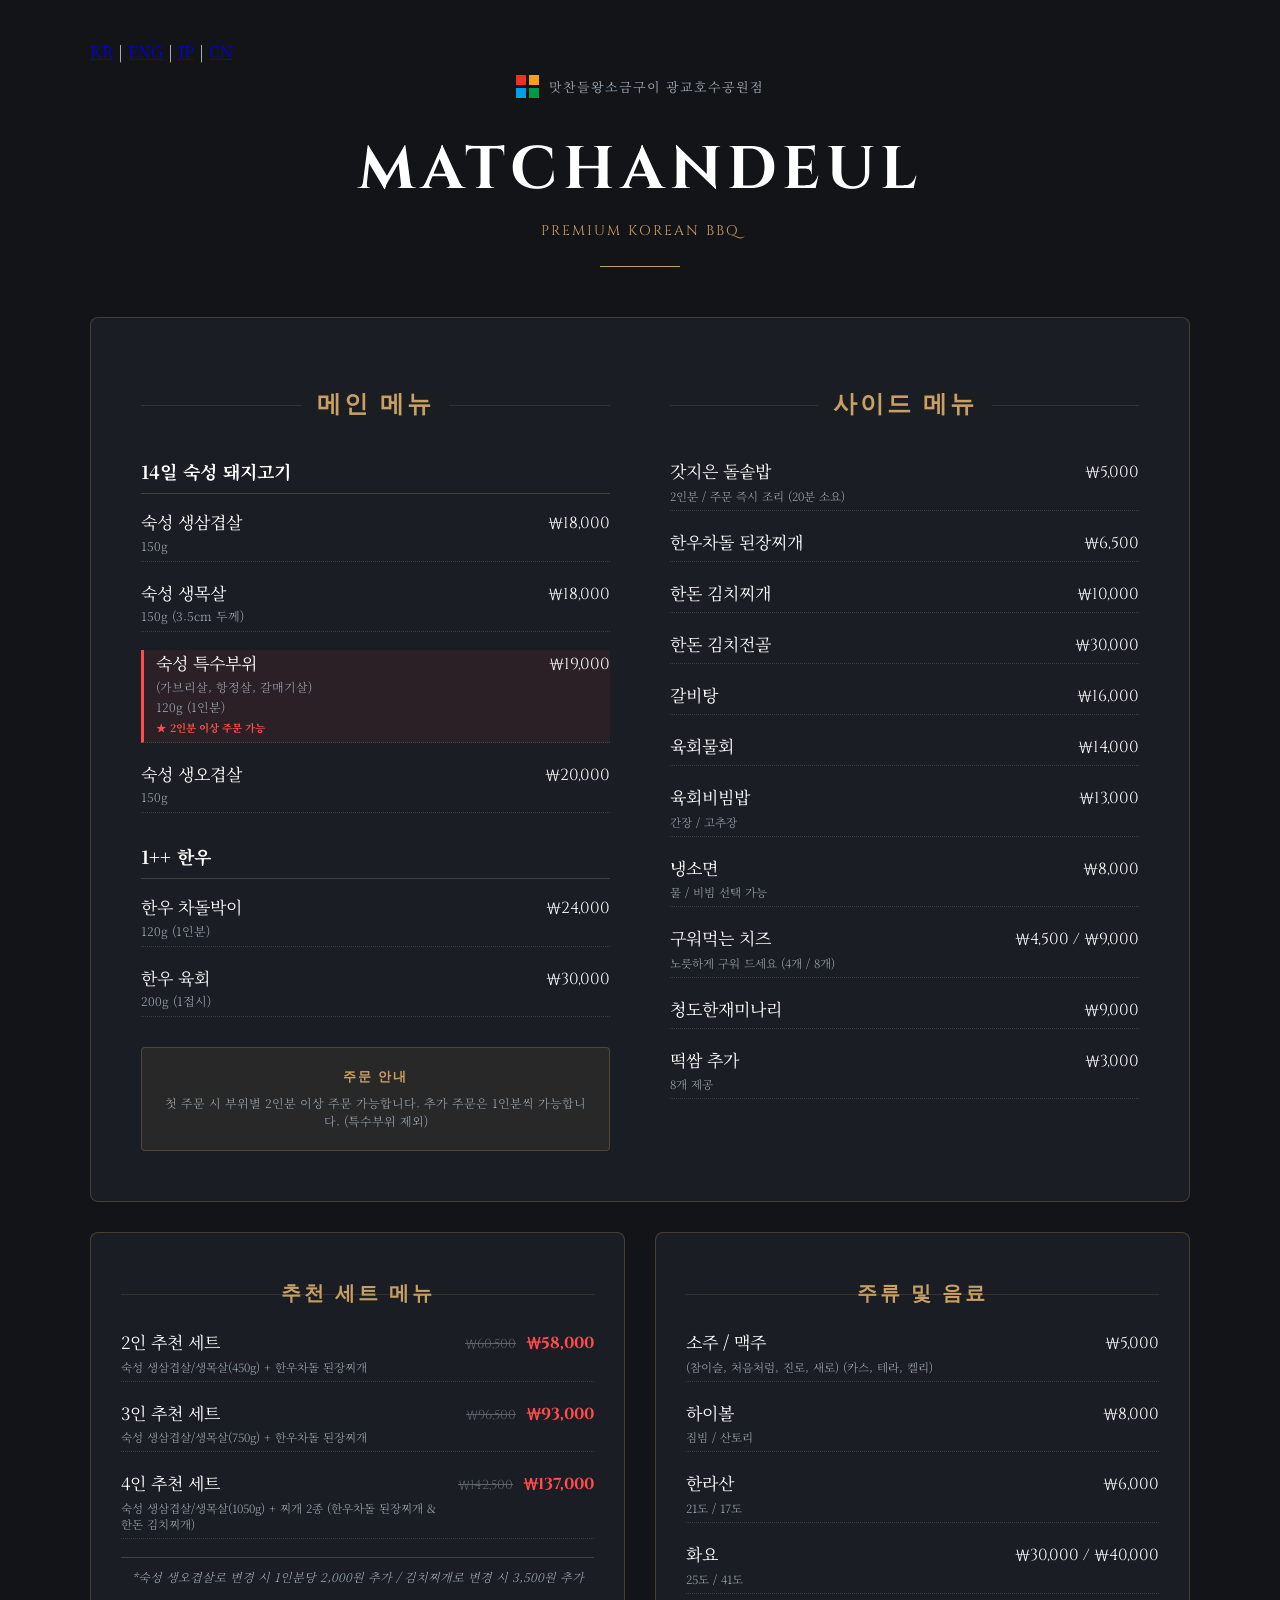
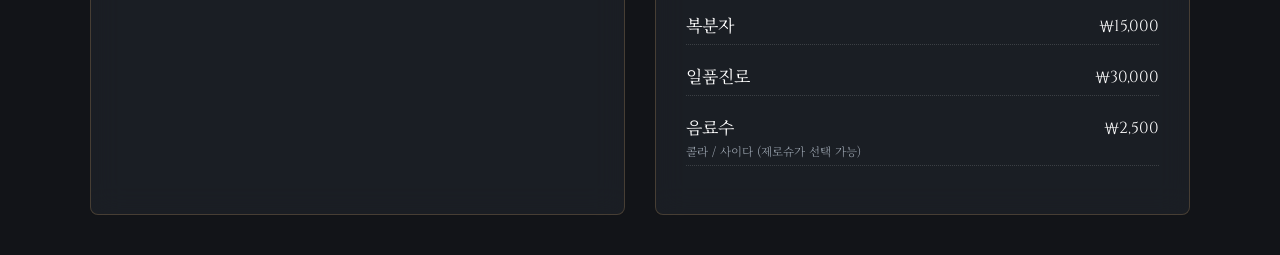
<file: index-kr.html>
<!DOCTYPE html>
<html lang="ko">
<head>
    <meta charset="UTF-8">
    <meta name="viewport" content="width=device-width, initial-scale=1.0">
    <title>맛찬들 왕소금구이 | Premium BBQ</title>
    <!-- 기존 style.css를 그대로 사용합니다 -->
    <link rel="stylesheet" href="style.css">
    <link href="https://fonts.googleapis.com/css2?family=Cinzel:wght@400;700&family=Noto+Serif+KR:wght@300;400;700&display=swap" rel="stylesheet">
</head>
<body>

<div class="luxury-container">
    <!-- 언어 선택 버튼 -->
    <div class="language-selector">
        <a href="index-kr.html" class="lang-btn active">KR</a>
        <span class="divider">|</span>
        <a href="index.html" class="lang-btn">ENG</a>
        <span class="divider">|</span>
        <a href="index-jp.html" class="lang-btn">JP</a>
        <span class="divider">|</span>
        <a href="index-cn.html" class="lang-btn">CN</a>
    </div>

    <header class="main-header">
        <div class="header-top">
            <div class="logo-group">
                <span class="sq red"></span><span class="sq orange"></span>
                <span class="sq blue"></span><span class="sq green"></span>
            </div>
            <p class="brand-korean">맛찬들왕소금구이 광교호수공원점</p>
        </div>
        <h1>MATCHANDEUL</h1>
        <p class="tagline">PREMIUM KOREAN BBQ</p>
        <div class="accent-line"></div>
    </header>

    <main class="menu-board glass-effect">
        <!-- 메인 메뉴 섹션 -->
        <section class="menu-section">
            <h2 class="section-title"><span>메인 메뉴</span></h2>
            
            <div class="category-block">
                <h3 class="category-name">14일 숙성 돼지고기</h3>
                <div class="menu-item">
                    <div class="item-info">
                        <span class="name">숙성 생삼겹살</span>
                        <span class="desc">150g</span>
                    </div>
                    <span class="price">₩18,000</span>
                </div>
                <div class="menu-item">
                    <div class="item-info">
                        <span class="name">숙성 생목살</span>
                        <span class="desc">150g (3.5cm 두께)</span>
                    </div>
                    <span class="price">₩18,000</span>
                </div>
                <div class="menu-item special-highlight">
                    <div class="item-info">
                        <span class="name">숙성 특수부위</span>
                        <span class="desc">(가브리살, 항정살, 갈매기살)</span>
                        <span class="desc">120g (1인분)</span>
                        <span class="order-notice">★ 2인분 이상 주문 가능</span>
                    </div>
                    <span class="price">₩19,000</span>
                </div>
                <div class="menu-item">
                    <div class="item-info">
                        <span class="name">숙성 생오겹살</span>
                        <span class="desc">150g</span>
                    </div>
                    <span class="price">₩20,000</span>
                </div>
            </div>

            <div class="category-block">
                <h3 class="category-name">1++ 한우</h3>
                <div class="menu-item">
                    <div class="item-info">
                        <span class="name">한우 차돌박이</span>
                        <span class="desc">120g (1인분)</span>
                    </div>
                    <span class="price">₩24,000</span>
                </div>
                <div class="menu-item">
                    <div class="item-info">
                        <span class="name">한우 육회</span>
                        <span class="desc">200g (1접시)</span>
                    </div>
                    <span class="price">₩30,000</span>
                </div>
            </div>

            <div class="ordering-guide-v2">
                <span class="guide-title">주문 안내</span>
                <p>첫 주문 시 부위별 2인분 이상 주문 가능합니다. 추가 주문은 1인분씩 가능합니다. (특수부위 제외)</p>
            </div>
        </section>

        <!-- 사이드 메뉴 섹션 -->
        <section class="menu-section">
            <h2 class="section-title"><span>사이드 메뉴</span></h2>
            <div class="side-list">
                <div class="menu-item">
                    <div class="item-info">
                        <span class="name">갓지은 돌솥밥</span>
                        <span class="sub-desc">2인분 / 주문 즉시 조리 (20분 소요)</span>
                    </div>
                    <span class="price">₩5,000</span>
                </div>
                <div class="menu-item">
                    <div class="item-info"><span class="name">한우차돌 된장찌개</span></div>
                    <span class="price">₩6,500</span>
                </div>
                <div class="menu-item">
                    <div class="item-info"><span class="name">한돈 김치찌개</span></div>
                    <span class="price">₩10,000</span>
                </div>
                <div class="menu-item">
                    <div class="item-info"><span class="name">한돈 김치전골</span></div>
                    <span class="price">₩30,000</span>
                </div>
                <div class="menu-item">
                    <div class="item-info"><span class="name">갈비탕</span></div>
                    <span class="price">₩16,000</span>
                </div>
                <div class="menu-item">
                    <div class="item-info"><span class="name">육회물회</span></div>
                    <span class="price">₩14,000</span>
                </div>
                <div class="menu-item">
                    <div class="item-info"><span class="name">육회비빔밥</span>
                    <span class="sub-desc">간장 / 고추장</span></div>
                    
                    <span class="price">₩13,000</span>
                </div>
                <div class="menu-item">
                    <div class="item-info">
                        <span class="name">냉소면</span>
                        <span class="sub-desc">물 / 비빔 선택 가능</span>
                    </div>
                    <span class="price">₩8,000</span>
                </div>
                <div class="menu-item">
                    <div class="item-info">
                        <span class="name">구워먹는 치즈</span>
                        <span class="sub-desc">노릇하게 구워 드세요 (4개 / 8개)</span>
                    </div>
                    <span class="price">₩4,500 / ₩9,000</span>
                </div>
                <div class="menu-item">
                    <div class="item-info">
                        <span class="name">청도한재미나리</span>
                    </div>
                    <span class="price">₩9,000</span>
                </div>
                <div class="menu-item">
                    <div class="item-info">
                        <span class="name">떡쌈 추가</span>
                        <span class="sub-desc">8개 제공</span>
                    </div>
                    <span class="price">₩3,000</span>
                </div>
            </div>
        </section>
    </main>

    <div class="bottom-area">
        <!-- 세트 메뉴 섹션 -->
        <section class="highlight-card glass-effect">
            <h2 class="section-title minimal">추천 세트 메뉴</h2>
            <div class="set-list">
                <div class="menu-item">
                    <div class="item-info">
                        <span class="name">2인 추천 세트</span>
                        <span class="sub-desc">숙성 생삼겹살/생목살(450g) + 한우차돌 된장찌개</span>
                    </div>
                    <span class="price"><del>₩60,500</del> <span class="accent">₩58,000</span></span>
                </div>
                <div class="menu-item">
                    <div class="item-info">
                        <span class="name">3인 추천 세트</span>
                        <span class="sub-desc">숙성 생삼겹살/생목살(750g) + 한우차돌 된장찌개</span>
                    </div>
                    <span class="price"><del>₩96,500</del> <span class="accent">₩93,000</span></span>
                </div>
                <div class="menu-item">
                    <div class="item-info">
                        <span class="name">4인 추천 세트</span>
                        <span class="sub-desc">숙성 생삼겹살/생목살(1050g) + 찌개 2종 (한우차돌 된장찌개 & 한돈 김치찌개)</span>
                    </div>
                    <span class="price"><del>₩142,500</del> <span class="accent">₩137,000</span></span>
                </div>
                <p class="upgrade-info">*숙성 생오겹살로 변경 시 1인분당 2,000원 추가 / 김치찌개로 변경 시 3,500원 추가</p>
            </div>
        </section>

        <!-- 주류 섹션 -->
        <section class="highlight-card glass-effect">
            <h2 class="section-title minimal">주류 및 음료</h2>
            <div class="drink-list">
                <div class="menu-item">
                    <div class="item-info">
                        <span class="name">소주 / 맥주</span>
                        <span class="sub-desc">(참이슬, 처음처럼, 진로, 새로) (카스, 테라, 켈리)</span>
                    </div>
                    <span class="price">₩5,000</span>
                </div>
                <div class="menu-item">
                    <div class="item-info">
                        <span class="name">하이볼</span>
                        <span class="sub-desc">짐빔 / 산토리</span>
                    </div>
                    <span class="price">₩8,000</span>
                </div>
                <div class="menu-item">
                    <div class="item-info">
                        <span class="name">한라산</span>
                        <span class="sub-desc">21도 / 17도</span>
                    </div>
                    <span class="price">₩6,000</span>
                </div>
                <div class="menu-item">
                    <div class="item-info">
                        <span class="name">화요</span>
                        <span class="sub-desc">25도 / 41도</span>
                    </div>
                    <span class="price">₩30,000 / ₩40,000</span>
                </div>
                <div class="menu-item">
                    <div class="item-info">
                        <span class="name">복분자</span>
                        
                    </div>
                    <span class="price">₩15,000</span>
                </div>
                <div class="menu-item">
                    <div class="item-info">
                        <span class="name">일품진로</span>
                    </div>
                    <span class="price">₩30,000</span>
                </div>
                <div class="menu-item">
                    <div class="item-info">
                        <span class="name">음료수</span>
                        <span class="sub-desc">콜라 / 사이다 (제로슈가 선택 가능)</span>
                    </div>
                    <span class="price">₩2,500</span>
                </div>
            </div>
        </section>
    </div>
</div>

</body>
</html>
</file>
<file: style.css>
/* Color Palette & Global Variables */
:root {
    --gold: #c9a063;
    --gold-dim: #9e7f50;
    --dark: #121418;
    --dark-grey: #1e2228;
    --light-grey: #a0aab5;
    --red: #ff4d4d;
    --glass-bg: rgba(30, 34, 40, 0.75); /* 가독성을 위해 불투명도 약간 상승 */
    --glass-border: rgba(201, 160, 99, 0.25);
    --font-heading: 'Cinzel', serif;
    --font-body: 'Noto Serif KR', serif;
}

/* Global Styles */
body {
    background-color: var(--dark);
    color: #e0e6ed;
    font-family: var(--font-body);
    font-weight: 300;
    margin: 0;
    padding: 40px 20px;
    padding-top: calc(40px + env(safe-area-inset-top)); /* 아이폰 노치 대응 */
    display: flex;
    justify-content: center;
    line-height: 1.5;
    -webkit-font-smoothing: antialiased;
}

.luxury-container {
    max-width: 1100px;
    width: 100%;
}

/* Glassmorphism Effect */
.glass-effect {
    background: var(--glass-bg);
    backdrop-filter: blur(15px);
    -webkit-backdrop-filter: blur(15px);
    border: 1px solid var(--glass-border);
    border-radius: 8px;
}

/* Header */
.main-header { text-align: center; margin-bottom: 50px; }
.header-top { display: flex; justify-content: center; align-items: center; gap: 10px; margin-bottom: 15px; }
.logo-group { display: grid; grid-template-columns: 1fr 1fr; gap: 3px; }
.sq { width: 10px; height: 10px; }
.red { background: #ee3124; } .orange { background: #f99d1c; }
.blue { background: #00a0e9; } .green { background: #009944; }
.brand-korean { font-weight: 400; font-size: 13px; color: var(--light-grey); letter-spacing: 1px; }

/* [수정] 제목 잘림 방지: 폰트 사이즈와 자간을 유동적으로 조절 */
h1 { 
    font-family: var(--font-heading); 
    font-size: clamp(28px, 8.5vw, 60px); /* 화면이 작아지면 글자 크기도 축소 */
    margin: 0; 
    letter-spacing: clamp(2px, 1.2vw, 6px); /* 좁은 화면에서 자간 자동 축소 */
    color: #fff; 
    text-align: center;
    width: 100%;
    word-break: keep-all; /* 단어 단위 줄바꿈 방지 */
}

.tagline { 
    font-family: var(--font-heading); 
    color: var(--gold); 
    font-size: clamp(12px, 2.5vw, 14px); 
    letter-spacing: 2px; 
    margin-top: 5px; 
}
.accent-line { width: 80px; height: 1px; background: var(--gold); margin: 25px auto; }

/* Menu Board Layout */
.menu-board {
    display: grid;
    grid-template-columns: 1fr 1fr;
    gap: 40px 60px;
    padding: 50px;
    margin-bottom: 30px;
}

.section-title {
    font-family: var(--font-heading);
    font-size: 24px;
    color: var(--gold);
    text-align: center;
    letter-spacing: 3px;
    margin-bottom: 35px;
    position: relative;
}
.section-title span { background: #1a1d22; padding: 0 15px; position: relative; z-index: 1; }
.section-title::after { content: ""; position: absolute; width: 100%; height: 1px; background: var(--gold-dim); left: 0; top: 50%; opacity: 0.2; }

.category-name { 
    color: #fff; 
    font-size: 18px; 
    margin: 30px 0 15px; 
    border-bottom: 1px solid var(--glass-border);
    padding-bottom: 8px;
}

/* Menu Item Alignment Fix */
.menu-item { 
    display: flex; 
    justify-content: space-between; 
    align-items: flex-start; /* 모바일 정렬 뒤틀림 방지 */
    margin-bottom: 18px; 
    padding-bottom: 6px; 
    border-bottom: 1px dotted rgba(255,255,255,0.15);
}

.item-info { flex: 1; padding-right: 15px; }
.name { font-weight: 400; font-size: 17px; color: #fff; display: flex; align-items: baseline; flex-wrap: wrap; }
.name small { font-weight: 300; font-size: 12px; color: var(--gold); margin-left: 6px; }
.desc { font-size: 12px; color: var(--light-grey); margin-top: 2px; display: block; }
.sub-desc { font-size: 11.5px; color: var(--light-grey); margin-top: 4px; line-height: 1.4; display: block; }

/* 가격 영역 고정 */
.price { 
    font-family: var(--font-heading); 
    font-weight: 400; 
    color: #fff; 
    font-size: 16px; 
    white-space: nowrap; 
    flex-shrink: 0; /* 가격이 찌그러지지 않게 고정 */
    text-align: right;
    margin-top: 2px;
}

.special-highlight { 
    border-left: 3px solid var(--red); 
    padding-left: 12px;
    background: rgba(255, 77, 77, 0.07);
}
.order-notice { color: var(--red); font-size: 10.5px; font-weight: 700; margin-top: 4px; display: block; }

/* Ordering Guide */
.ordering-guide-v2 {
    margin-top: 30px;
    padding: 20px;
    border: 1px solid var(--glass-border);
    background: rgba(201, 160, 99, 0.08);
    text-align: center;
    border-radius: 4px;
}
.guide-title { font-family: var(--font-heading); font-size: 13px; color: var(--gold); letter-spacing: 2px; font-weight: 700; display: block; margin-bottom: 6px; }
.ordering-guide-v2 p { font-size: 12px; color: var(--light-grey); margin: 0; line-height: 1.5; }

/* Bottom Area */
.bottom-area { display: grid; grid-template-columns: 1fr 1fr; gap: 30px; }
.highlight-card { padding: 30px; }
.section-title.minimal { margin-bottom: 20px; font-size: 20px; }
.upgrade-info { font-size: 12px; color: var(--light-grey); margin-top: 15px; text-align: center; border-top: 1px solid var(--glass-border); padding-top: 10px; font-style: italic; }

.accent { color: var(--red); font-weight: 700; }
del { color: var(--light-grey); font-size: 13px; margin-right: 6px; opacity: 0.5; }

/* Responsive: iPhone 13 Pro & Mobile Optimized */
@media (max-width: 900px) {
    .menu-board { 
        grid-template-columns: 1fr; 
        padding: 30px 20px; 
        gap: 40px; 
    }
    .bottom-area { 
        grid-template-columns: 1fr; 
        gap: 20px; 
    }
    /* h1 크기는 위에서 clamp로 조절되므로 별도 지정 불필요 */
    .main-header { margin-bottom: 40px; }
}

@media (max-width: 430px) { /* iPhone 13 Pro 대응 미세 조정 */
    body { padding: 20px 15px; }
    h1 { letter-spacing: 2px; } /* 좁은 화면에서 글자 간격 최소화 */
    .name { font-size: 16px; }
    .price { font-size: 15px; }
    .section-title { font-size: 20px; }
    .category-name { font-size: 17px; }
    .menu-item { align-items: flex-start; }
}
</file>
<file: cn_style.css>
/* Color Palette & Global Variables */
:root {
    --gold: #c9a063;
    --gold-dim: #9e7f50;
    --dark: #121418;
    --dark-grey: #1e2228;
    --light-grey: #a0aab5;
    --red: #ff4d4d;
    --glass-bg: rgba(30, 34, 40, 0.75);
    --glass-border: rgba(201, 160, 99, 0.25);
    --font-heading: 'Cinzel', serif;
    /* 중국어(SC)를 최우선으로 적용 */
    --font-body: 'Noto Serif SC', 'Noto Serif KR', serif;
}

/* Global Styles */
body {
    background-color: var(--dark);
    color: #e0e6ed;
    font-family: var(--font-body);
    font-weight: 300;
    margin: 0;
    padding: 40px 20px;
    padding-top: calc(40px + env(safe-area-inset-top));
    display: flex;
    justify-content: center;
    line-height: 1.5;
    -webkit-font-smoothing: antialiased;
}

.luxury-container {
    max-width: 1100px;
    width: 100%;
    animation: fadeIn 0.8s ease-out; /* 0.8초 동안 부드럽게 재생 */
}

/* Language Selector */
.language-selector {
    display: flex;
    justify-content: flex-end;
    align-items: center;
    gap: 10px;
    margin-bottom: 20px;
    font-family: var(--font-heading);
}

.lang-btn {
    text-decoration: none;
    color: var(--light-grey);
    font-size: 14px;
    letter-spacing: 1px;
    transition: color 0.3s ease;
}

.lang-btn:hover{
    color: var(--gold);
    font-weight: 700;
}

.lang-btn.active {
    color: var(--gold);
    font-weight: 700;
    transform: scale(0.95); /* 클릭 시 살짝 작  아짐 */
    transition: transform 0.1s;
}

.divider { color: var(--glass-border); font-size: 12px; }

/* Glassmorphism Effect */
.glass-effect {
    background: var(--glass-bg);
    backdrop-filter: blur(15px);
    -webkit-backdrop-filter: blur(15px);
    border: 1px solid var(--glass-border);
    border-radius: 8px;
}

/* Header */
.main-header { text-align: center; margin-bottom: 50px; }
.header-top { display: flex; justify-content: center; align-items: center; gap: 10px; margin-bottom: 15px; }
.logo-group { display: grid; grid-template-columns: 1fr 1fr; gap: 3px; }
.sq { width: 10px; height: 10px; }
.red { background: #ee3124; } .orange { background: #f99d1c; }
.blue { background: #00a0e9; } .green { background: #009944; }
.brand-korean { font-weight: 400; font-size: 13px; color: var(--light-grey); letter-spacing: 1px; }

h1 { 
    font-family: var(--font-heading); 
    font-size: clamp(28px, 8.5vw, 60px); 
    margin: 0; 
    letter-spacing: clamp(2px, 1.2vw, 6px); 
    color: #fff; 
    text-align: center;
    width: 100%;
    word-break: keep-all; 
}

.tagline { 
    font-family: var(--font-heading); 
    color: var(--gold); 
    font-size: clamp(12px, 2.5vw, 14px); 
    letter-spacing: 2px; 
    margin-top: 5px; 
}
.accent-line { width: 80px; height: 1px; background: var(--gold); margin: 25px auto; }

/* Menu Layout */
.menu-board {
    display: grid;
    grid-template-columns: 1fr 1fr;
    gap: 40px 60px;
    padding: 50px;
    margin-bottom: 30px;
}

.section-title {
    font-family: var(--font-heading);
    font-size: 24px;
    color: var(--gold);
    text-align: center;
    letter-spacing: 3px;
    margin-bottom: 35px;
    position: relative;
}
.section-title span { background: #1a1d22; padding: 0 15px; position: relative; z-index: 1; }
.section-title::after { content: ""; position: absolute; width: 100%; height: 1px; background: var(--gold-dim); left: 0; top: 50%; opacity: 0.2; }

.category-name { 
    color: #fff; 
    font-size: 18px; 
    margin: 30px 0 15px; 
    border-bottom: 1px solid var(--glass-border);
    padding-bottom: 8px;
}

.menu-item { 
    display: flex; 
    justify-content: space-between; 
    align-items: flex-start; 
    margin-bottom: 18px; 
    padding-bottom: 6px; 
    border-bottom: 1px dotted rgba(255,255,255,0.15);
}

.item-info { flex: 1; padding-right: 15px; }
.name { font-weight: 400; font-size: 17px; color: #fff; display: flex; align-items: baseline; flex-wrap: wrap; }
.name small { font-weight: 300; font-size: 12px; color: var(--gold); margin-left: 6px; }
.desc { font-size: 12px; color: var(--light-grey); margin-top: 2px; display: block; }
.sub-desc { font-size: 11.5px; color: var(--light-grey); margin-top: 4px; line-height: 1.4; display: block; }

.price { 
    font-family: var(--font-heading); 
    font-weight: 400; 
    color: #fff; 
    font-size: 16px; 
    white-space: nowrap; 
    flex-shrink: 0; 
    text-align: right;
    margin-top: 2px;
}

.special-highlight { 
    border-left: 3px solid var(--red); 
    padding-left: 12px;
    background: rgba(255, 77, 77, 0.07);
}
.order-notice { color: var(--red); font-size: 10.5px; font-weight: 700; margin-top: 4px; display: block; }

.ordering-guide-v2 {
    margin-top: 30px;
    padding: 20px;
    border: 1px solid var(--glass-border);
    background: rgba(201, 160, 99, 0.08);
    text-align: center;
    border-radius: 4px;
}
.guide-title { font-family: var(--font-heading); font-size: 13px; color: var(--gold); letter-spacing: 2px; font-weight: 700; display: block; margin-bottom: 6px; }
.ordering-guide-v2 p { font-size: 12px; color: var(--light-grey); margin: 0; line-height: 1.5; }

/* Bottom Area */
.bottom-area { display: grid; grid-template-columns: 1fr 1fr; gap: 30px; }
.highlight-card { padding: 30px; }
.section-title.minimal { margin-bottom: 20px; font-size: 20px; }
.upgrade-info { font-size: 12px; color: var(--light-grey); margin-top: 15px; text-align: center; border-top: 1px solid var(--glass-border); padding-top: 10px; font-style: italic; }

.accent { color: var(--red); font-weight: 700; }
del { color: var(--light-grey); font-size: 13px; margin-right: 6px; opacity: 0.5; }

/* Responsive */
@media (max-width: 900px) {
    .menu-board, .bottom-area { grid-template-columns: 1fr; padding: 30px 20px; gap: 40px; }
    .main-header { margin-bottom: 40px; }
}

@media (max-width: 430px) {
    body { padding: 20px 15px; }
    .language-selector { justify-content: center; }
    h1 { letter-spacing: 2px; }
    .name { font-size: 16px; }
    .price { font-size: 15px; }
}

@keyframes fadeIn {
    from {
        opacity: 0;
        transform: translateY(10px); /* 살짝 아래에서 위로 올라오는 효과 */
    }
    to {
        opacity: 1;
        transform: translateY(0);
    }
}
</file>
<file: jp_style.css>
/* Color Palette & Global Variables */
:root {
    --gold: #c9a063;
    --gold-dim: #9e7f50;
    --dark: #121418;
    --dark-grey: #1e2228;
    --light-grey: #a0aab5;
    --red: #ff4d4d;
    --glass-bg: rgba(30, 34, 40, 0.75); 
    --glass-border: rgba(201, 160, 99, 0.25);
    --font-heading: 'Cinzel', serif;
    /* [수정] 일본어와 한국어 폰트가 모두 자연스럽게 출력되도록 순서 조정 */
    --font-body: 'Noto Serif JP', 'Noto Serif KR', serif;
}

/* Global Styles */
body {
    background-color: var(--dark);
    color: #e0e6ed;
    font-family: var(--font-body);
    font-weight: 300;
    margin: 0;
    padding: 40px 20px;
    padding-top: calc(40px + env(safe-area-inset-top)); 
    display: flex;
    justify-content: center;
    line-height: 1.5;
    -webkit-font-smoothing: antialiased;
}

.luxury-container {
    max-width: 1100px;
    width: 100%;
    animation: fadeIn 0.8s ease-out; /* 0.8초 동안 부드럽게 재생 */
}

/* Glassmorphism Effect */
.glass-effect {
    background: var(--glass-bg);
    backdrop-filter: blur(15px);
    -webkit-backdrop-filter: blur(15px);
    border: 1px solid var(--glass-border);
    border-radius: 8px;
}

/* Header */
.main-header { text-align: center; margin-bottom: 50px; }
.header-top { display: flex; justify-content: center; align-items: center; gap: 10px; margin-bottom: 15px; }
.logo-group { display: grid; grid-template-columns: 1fr 1fr; gap: 3px; }
.sq { width: 10px; height: 10px; }
.red { background: #ee3124; } 
.orange { background: #f99d1c; }
.blue { background: #00a0e9; } 
.green { background: #009944; } /* [수정] 오타 제거 완료 */
.brand-korean { font-weight: 400; font-size: 13px; color: var(--light-grey); letter-spacing: 1px; }

h1 { 
    font-family: var(--font-heading); 
    font-size: clamp(28px, 8.5vw, 60px); 
    margin: 0; 
    letter-spacing: clamp(2px, 1.2vw, 6px); 
    color: #fff; 
    text-align: center;
    width: 100%;
    word-break: keep-all; 
}

.tagline { 
    font-family: var(--font-heading); 
    color: var(--gold); 
    font-size: clamp(12px, 2.5vw, 14px); 
    letter-spacing: 2px; 
    margin-top: 5px; 
}
.accent-line { width: 80px; height: 1px; background: var(--gold); margin: 25px auto; }

/* Menu Board Layout */
.menu-board {
    display: grid;
    grid-template-columns: 1fr 1fr;
    gap: 40px 60px;
    padding: 50px;
    margin-bottom: 30px;
}

.section-title {
    font-family: var(--font-heading);
    font-size: 24px;
    color: var(--gold);
    text-align: center;
    letter-spacing: 3px;
    margin-bottom: 35px;
    position: relative;
}
.section-title span { background: #1a1d22; padding: 0 15px; position: relative; z-index: 1; }
.section-title::after { content: ""; position: absolute; width: 100%; height: 1px; background: var(--gold-dim); left: 0; top: 50%; opacity: 0.2; }

.category-name { 
    color: #fff; 
    font-size: 18px; 
    margin: 30px 0 15px; 
    border-bottom: 1px solid var(--glass-border);
    padding-bottom: 8px;
}

.menu-item { 
    display: flex; 
    justify-content: space-between; 
    align-items: flex-start; 
    margin-bottom: 18px; 
    padding-bottom: 6px; 
    border-bottom: 1px dotted rgba(255,255,255,0.15);
}

.item-info { flex: 1; padding-right: 15px; }
.name { font-weight: 400; font-size: 17px; color: #fff; display: flex; align-items: baseline; flex-wrap: wrap; }
.name small { font-weight: 300; font-size: 12px; color: var(--gold); margin-left: 6px; }
.desc { font-size: 12px; color: var(--light-grey); margin-top: 2px; display: block; }
.sub-desc { font-size: 11.5px; color: var(--light-grey); margin-top: 4px; line-height: 1.4; display: block; }

.price { 
    font-family: var(--font-heading); 
    font-weight: 400; 
    color: #fff; 
    font-size: 16px; 
    white-space: nowrap; 
    flex-shrink: 0; 
    text-align: right;
    margin-top: 2px;
}

.special-highlight { 
    border-left: 3px solid var(--red); 
    padding-left: 12px;
    background: rgba(255, 77, 77, 0.07);
}
.order-notice { color: var(--red); font-size: 10.5px; font-weight: 700; margin-top: 4px; display: block; }

.ordering-guide-v2 {
    margin-top: 30px;
    padding: 20px;
    border: 1px solid var(--glass-border);
    background: rgba(201, 160, 99, 0.08);
    text-align: center;
    border-radius: 4px;
}
.guide-title { font-family: var(--font-heading); font-size: 13px; color: var(--gold); letter-spacing: 2px; font-weight: 700; display: block; margin-bottom: 6px; }
.ordering-guide-v2 p { font-size: 12px; color: var(--light-grey); margin: 0; line-height: 1.5; }

/* Bottom Area */
.bottom-area { display: grid; grid-template-columns: 1fr 1fr; gap: 30px; }
.highlight-card { padding: 30px; }
.section-title.minimal { margin-bottom: 20px; font-size: 20px; }
.upgrade-info { font-size: 12px; color: var(--light-grey); margin-top: 15px; text-align: center; border-top: 1px solid var(--glass-border); padding-top: 10px; font-style: italic; }

.accent { color: var(--red); font-weight: 700; }
del { color: var(--light-grey); font-size: 13px; margin-right: 6px; opacity: 0.5; }

/* Responsive: iPhone 13 Pro & Mobile Optimized */
@media (max-width: 900px) {
    .menu-board { 
        grid-template-columns: 1fr; 
        padding: 30px 20px; 
        gap: 40px; 
    }
    .bottom-area { 
        grid-template-columns: 1fr; 
        gap: 20px; 
    }
    .main-header { margin-bottom: 40px; }
}

@media (max-width: 430px) { 
    body { padding: 20px 15px; }
    h1 { letter-spacing: 2px; } 
    .name { font-size: 16px; }
    .price { font-size: 15px; }
    .section-title { font-size: 20px; }
    .category-name { font-size: 17px; }
    .menu-item { align-items: flex-start; }
}

/* Language Selector Styles */
.language-selector {
    display: flex;
    justify-content: flex-end;
    align-items: center;
    gap: 10px;
    margin-bottom: 20px;
    font-family: var(--font-heading);
}

.lang-btn {
    text-decoration: none;
    color: var(--light-grey);
    font-size: 14px;
    letter-spacing: 1px;
    transition: color 0.3s ease;
    cursor: pointer;
}

.lang-btn:hover{
    color: var(--gold);
    font-weight: 700;
}

.lang-btn.active {
    color: var(--gold);
    font-weight: 700;
    transform: scale(0.95); /* 클릭 시 살짝 작아짐 */
    transition: transform 0.1s;
}

.divider {
    color: var(--glass-border);
    font-size: 12px;
}

/* 모바일 대응: 중앙 정렬 */
@media (max-width: 430px) {
    .language-selector {
        justify-content: center;
        margin-bottom: 30px;
    }
}

@keyframes fadeIn {
    from {
        opacity: 0;
        transform: translateY(10px); /* 살짝 아래에서 위로 올라오는 효과 */
    }
    to {
        opacity: 1;
        transform: translateY(0);
    }
}
</file>
